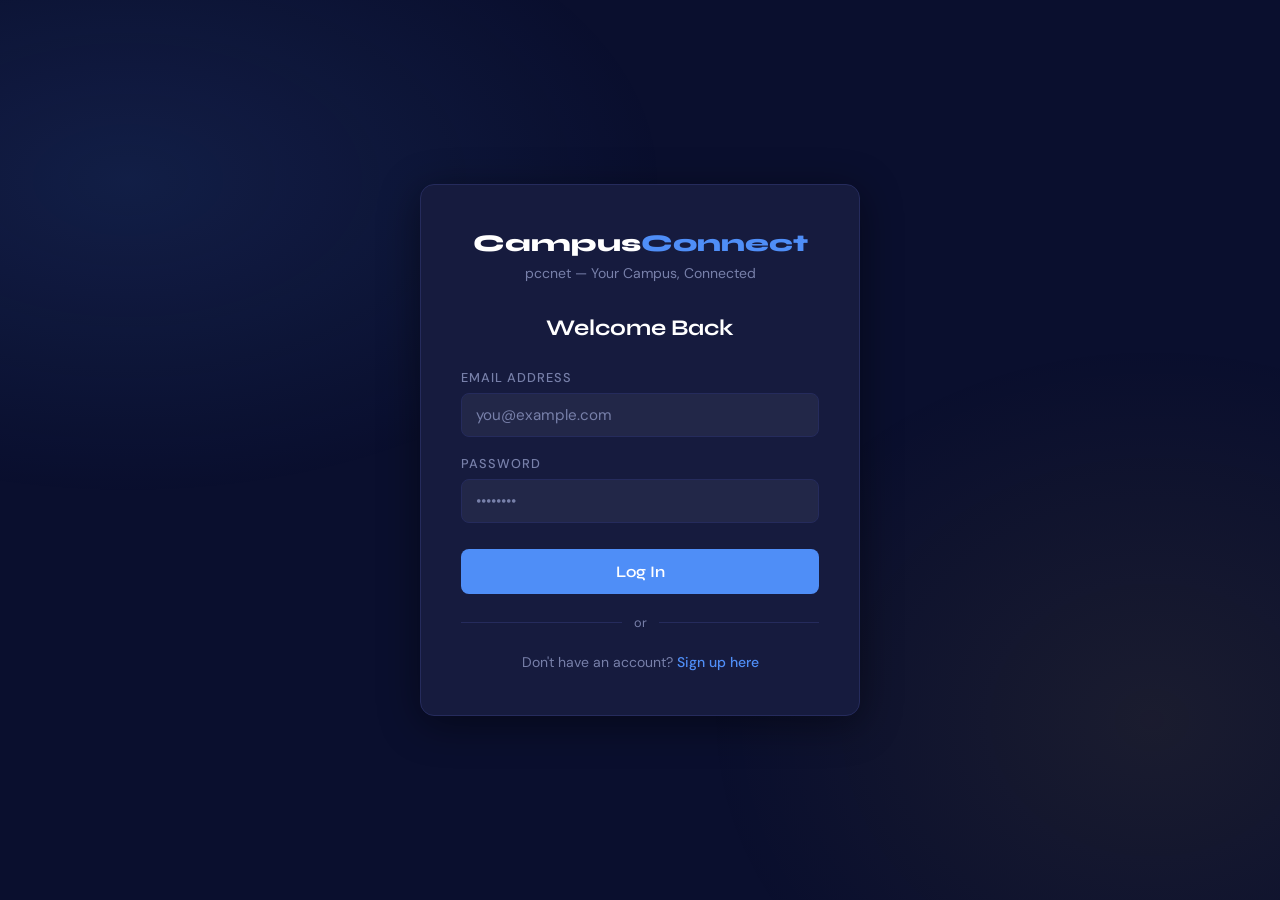
<file: campus-connect-updated/admin/index.html>
<!DOCTYPE html>
<html lang="en">
<head>
  <meta charset="UTF-8"/>
  <meta name="viewport" content="width=device-width, initial-scale=1.0"/>
  <title>Admin Panel — Campus Connect</title>
  <link rel="preconnect" href="https://fonts.googleapis.com"/>
  <link rel="preconnect" href="https://fonts.gstatic.com" crossorigin/>
  <link href="https://fonts.googleapis.com/css2?family=Syne:wght@400;600;700;800&family=DM+Sans:wght@300;400;500&display=swap" rel="stylesheet"/>
  <link rel="stylesheet" href="admin.css"/>
</head>
<body>

  <!-- ── SIDEBAR ───────────────────────────────── -->
  <aside class="sidebar" id="sidebar">
    <div class="sidebar-logo">
      <div class="logo-icon">CC</div>
      <div>
        <div class="logo-title">CampusConnect</div>
        <div class="logo-sub">Admin Panel</div>
      </div>
    </div>

    <nav class="sidebar-nav">
      <a href="#" class="nav-item active" data-section="dashboard">
        <svg width="18" height="18" fill="none" stroke="currentColor" stroke-width="2" viewBox="0 0 24 24">
          <rect x="3" y="3" width="7" height="7"/><rect x="14" y="3" width="7" height="7"/>
          <rect x="14" y="14" width="7" height="7"/><rect x="3" y="14" width="7" height="7"/>
        </svg>
        Dashboard
      </a>
      <a href="#" class="nav-item" data-section="events">
        <svg width="18" height="18" fill="none" stroke="currentColor" stroke-width="2" viewBox="0 0 24 24">
          <rect x="3" y="4" width="18" height="18" rx="2"/>
          <line x1="16" y1="2" x2="16" y2="6"/><line x1="8" y1="2" x2="8" y2="6"/>
          <line x1="3" y1="10" x2="21" y2="10"/>
        </svg>
        Events
      </a>
      <a href="#" class="nav-item" data-section="contacts">
        <svg width="18" height="18" fill="none" stroke="currentColor" stroke-width="2" viewBox="0 0 24 24">
          <path d="M17 21v-2a4 4 0 00-4-4H5a4 4 0 00-4 4v2"/>
          <circle cx="9" cy="7" r="4"/>
          <path d="M23 21v-2a4 4 0 00-3-3.87"/><path d="M16 3.13a4 4 0 010 7.75"/>
        </svg>
        Contacts
      </a>
    </nav>

    <a href="../index.html" class="back-btn" target="_blank">
      <svg width="15" height="15" fill="none" stroke="currentColor" stroke-width="2" viewBox="0 0 24 24">
        <path d="M10 19l-7-7m0 0l7-7m-7 7h18"/>
      </svg>
      Back to Website
    </a>
  </aside>

  <!-- ── MAIN CONTENT ──────────────────────────── -->
  <main class="main-content">

    <!-- Top Bar -->
    <header class="topbar">
      <button class="sidebar-toggle" id="sidebar-toggle">
        <span></span><span></span><span></span>
      </button>
      <div class="topbar-title" id="topbar-title">Dashboard</div>
      <div class="topbar-badge">Admin</div>
      <button id="admin-logout-btn" onclick="adminLogout()" style="
        margin-left:12px; background:rgba(239,68,68,.15);
        border:1px solid rgba(239,68,68,.3); color:#fca5a5;
        border-radius:6px; padding:5px 13px; cursor:pointer;
        font-size:.82rem; font-weight:600; font-family:'DM Sans',sans-serif;
      ">Log Out</button>
    </header>

    <!-- ══ DASHBOARD ══ -->
    <section class="section active" id="section-dashboard">
      <div class="stats-row">
        <div class="stat-card">
          <div class="stat-icon events-icon">
            <svg width="22" height="22" fill="none" stroke="currentColor" stroke-width="2" viewBox="0 0 24 24">
              <rect x="3" y="4" width="18" height="18" rx="2"/>
              <line x1="16" y1="2" x2="16" y2="6"/><line x1="8" y1="2" x2="8" y2="6"/>
              <line x1="3" y1="10" x2="21" y2="10"/>
            </svg>
          </div>
          <div class="stat-info">
            <div class="stat-num" id="stat-events">0</div>
            <div class="stat-label">Total Events</div>
          </div>
        </div>
        <div class="stat-card">
          <div class="stat-icon contacts-icon">
            <svg width="22" height="22" fill="none" stroke="currentColor" stroke-width="2" viewBox="0 0 24 24">
              <path d="M17 21v-2a4 4 0 00-4-4H5a4 4 0 00-4 4v2"/>
              <circle cx="9" cy="7" r="4"/>
            </svg>
          </div>
          <div class="stat-info">
            <div class="stat-num" id="stat-contacts">0</div>
            <div class="stat-label">Program Heads</div>
          </div>
        </div>
        <div class="stat-card">
          <div class="stat-icon programs-icon">
            <svg width="22" height="22" fill="none" stroke="currentColor" stroke-width="2" viewBox="0 0 24 24">
              <path d="M22 10v6M2 10l10-5 10 5-10 5z"/>
              <path d="M6 12v5c3 3 9 3 12 0v-5"/>
            </svg>
          </div>
          <div class="stat-info">
            <div class="stat-num" id="stat-programs">5</div>
            <div class="stat-label">Active Programs</div>
          </div>
        </div>
        <div class="stat-card">
          <div class="stat-icon users-icon">
            <svg width="22" height="22" fill="none" stroke="currentColor" stroke-width="2" viewBox="0 0 24 24">
              <path d="M17 21v-2a4 4 0 00-4-4H5a4 4 0 00-4 4v2"/>
              <circle cx="9" cy="7" r="4"/>
              <path d="M23 21v-2a4 4 0 00-3-3.87"/>
              <path d="M16 3.13a4 4 0 010 7.75"/>
            </svg>
          </div>
          <div class="stat-info">
            <div class="stat-num" id="stat-total-users">—</div>
            <div class="stat-label">Total Students</div>
          </div>
        </div>
        <div class="stat-card">
          <div class="stat-icon active-icon">
            <svg width="22" height="22" fill="none" stroke="currentColor" stroke-width="2" viewBox="0 0 24 24">
              <circle cx="12" cy="12" r="10"/>
              <polyline points="12 6 12 12 16 14"/>
            </svg>
          </div>
          <div class="stat-info">
            <div class="stat-num" id="stat-active-users">—</div>
            <div class="stat-label">Active Now <span style="font-size:.65rem;opacity:.6">(15 min)</span></div>
          </div>
        </div>
      </div>

      <div class="quick-actions">
        <h2 class="section-title">Quick Actions</h2>
        <div class="qa-grid">
          <button class="qa-card" data-goto="events">
            <div class="qa-icon">📅</div>
            <h3>Manage Events</h3>
            <p>Add, edit, or delete campus events</p>
          </button>
          <button class="qa-card" data-goto="contacts">
            <div class="qa-icon">👥</div>
            <h3>Manage Contacts</h3>
            <p>Update program head information</p>
          </button>
        </div>
      </div>

      <div class="recent-box">
        <h2 class="section-title">Recent Events</h2>
        <div id="dashboard-events-list"></div>
      </div>

      <!-- ── Recent Registered Users ── -->
      <div class="recent-box" style="margin-top:24px">
        <div style="display:flex;align-items:center;justify-content:space-between;margin-bottom:16px">
          <h2 class="section-title" style="margin:0">Recently Registered Students</h2>
          <span id="user-refresh-badge" style="font-size:.75rem;color:var(--muted)">Auto-refreshes every 30s</span>
        </div>
        <div class="admin-table-wrap">
          <table class="admin-table" id="recent-users-table">
            <thead>
              <tr>
                <th>#</th>
                <th>Name</th>
                <th>Email</th>
                <th>Strand</th>
                <th>Registered</th>
                <th>Last Seen</th>
                <th>Status</th>
              </tr>
            </thead>
            <tbody id="recent-users-tbody">
              <tr><td colspan="7" style="text-align:center;color:var(--muted);padding:24px">Loading…</td></tr>
            </tbody>
          </table>
        </div>
      </div>

      <!-- ── Activity Log ── -->
      <div class="recent-box" style="margin-top:24px">
        <h2 class="section-title" style="margin-bottom:16px">Recent Activity Log</h2>
        <div id="activity-log-list">
          <p style="color:var(--muted);font-size:.875rem">Loading…</p>
        </div>
      </div>
    </section>

    <!-- ══ USERS ══ -->
    <section class="section" id="section-users">
      <div class="section-header-row">
        <h2 class="section-title">Registered Students</h2>
        <div style="display:flex;align-items:center;gap:10px">
          <span id="users-count-badge" style="background:rgba(79,142,247,.14);border:1px solid rgba(79,142,247,.3);color:var(--accent);padding:4px 12px;border-radius:50px;font-size:.8rem;font-weight:600"></span>
          <span id="active-count-badge" style="background:rgba(34,197,94,.12);border:1px solid rgba(34,197,94,.3);color:#86efac;padding:4px 12px;border-radius:50px;font-size:.8rem;font-weight:600"></span>
        </div>
      </div>
      <div class="admin-table-wrap">
        <table class="admin-table" id="all-users-table">
          <thead>
            <tr>
              <th>#</th>
              <th>Name</th>
              <th>Email</th>
              <th>Strand</th>
              <th>Registered</th>
              <th>Last Seen</th>
              <th>Status</th>
            </tr>
          </thead>
          <tbody id="all-users-tbody">
            <tr><td colspan="7" style="text-align:center;color:var(--muted);padding:24px">Loading…</td></tr>
          </tbody>
        </table>
      </div>
    </section>

    <!-- ══ EVENTS ══ -->
    <section class="section" id="section-events">
      <div class="section-header-row">
        <h2 class="section-title">Manage Events</h2>
        <button class="btn-add" id="btn-add-event">
          <svg width="14" height="14" fill="none" stroke="currentColor" stroke-width="2.5" viewBox="0 0 24 24">
            <line x1="12" y1="5" x2="12" y2="19"/><line x1="5" y1="12" x2="19" y2="12"/>
          </svg>
          Add Event
        </button>
      </div>
      <div class="admin-table-wrap">
        <table class="admin-table" id="events-table">
          <thead>
            <tr>
              <th>Title</th>
              <th>Date</th>
              <th>Time</th>
              <th>Venue</th>
              <th>Type</th>
              <th>Actions</th>
            </tr>
          </thead>
          <tbody id="events-tbody"></tbody>
        </table>
      </div>
    </section>

    <!-- ══ CONTACTS ══ -->
    <section class="section" id="section-contacts">
      <div class="section-header-row">
        <h2 class="section-title">Manage Contacts</h2>
        <button class="btn-add" id="btn-add-contact">
          <svg width="14" height="14" fill="none" stroke="currentColor" stroke-width="2.5" viewBox="0 0 24 24">
            <line x1="12" y1="5" x2="12" y2="19"/><line x1="5" y1="12" x2="19" y2="12"/>
          </svg>
          Add Contact
        </button>
      </div>
      <div class="admin-table-wrap">
        <table class="admin-table" id="contacts-table">
          <thead>
            <tr>
              <th>Name</th>
              <th>Department</th>
              <th>Email</th>
              <th>Phone</th>
              <th>Room</th>
              <th>Actions</th>
            </tr>
          </thead>
          <tbody id="contacts-tbody"></tbody>
        </table>
      </div>
    </section>

  </main>

  <!-- ══ MODAL OVERLAY ══ -->
  <div class="modal-overlay" id="modal-overlay">
    <div class="modal" id="modal">
      <div class="modal-header">
        <h3 id="modal-title">Edit Event</h3>
        <button class="modal-close" id="modal-close">
          <svg width="16" height="16" fill="none" stroke="currentColor" stroke-width="2.5" viewBox="0 0 24 24">
            <line x1="18" y1="6" x2="6" y2="18"/><line x1="6" y1="6" x2="18" y2="18"/>
          </svg>
        </button>
      </div>
      <form id="modal-form"></form>
      <div class="modal-footer">
        <button class="btn-cancel" id="modal-cancel">Cancel</button>
        <button class="btn-save" id="modal-save">Save Changes</button>
      </div>
    </div>
  </div>

  <!-- ══ TOAST ══ -->
  <div class="toast" id="toast"></div>

  <!-- Admin guard -->
  <script>
    (function() {
      var raw = localStorage.getItem('cc_user');
      var user = null;
      try { user = raw ? JSON.parse(raw) : null; } catch(e) {}
      if (!user || user.role !== 'admin') {
        window.location.href = '../login.html';
      }
    })();
    function adminLogout() {
      localStorage.removeItem('cc_user');
      fetch('../php/logout.php').finally(function() {
        window.location.href = '../login.html';
      });
    }
  </script>
  <!-- Scripts -->
  <script src="../js/data.js"></script>
  <script src="../js/storage.js"></script>
  <script src="admin.js"></script>

</body>
</html>
</file>
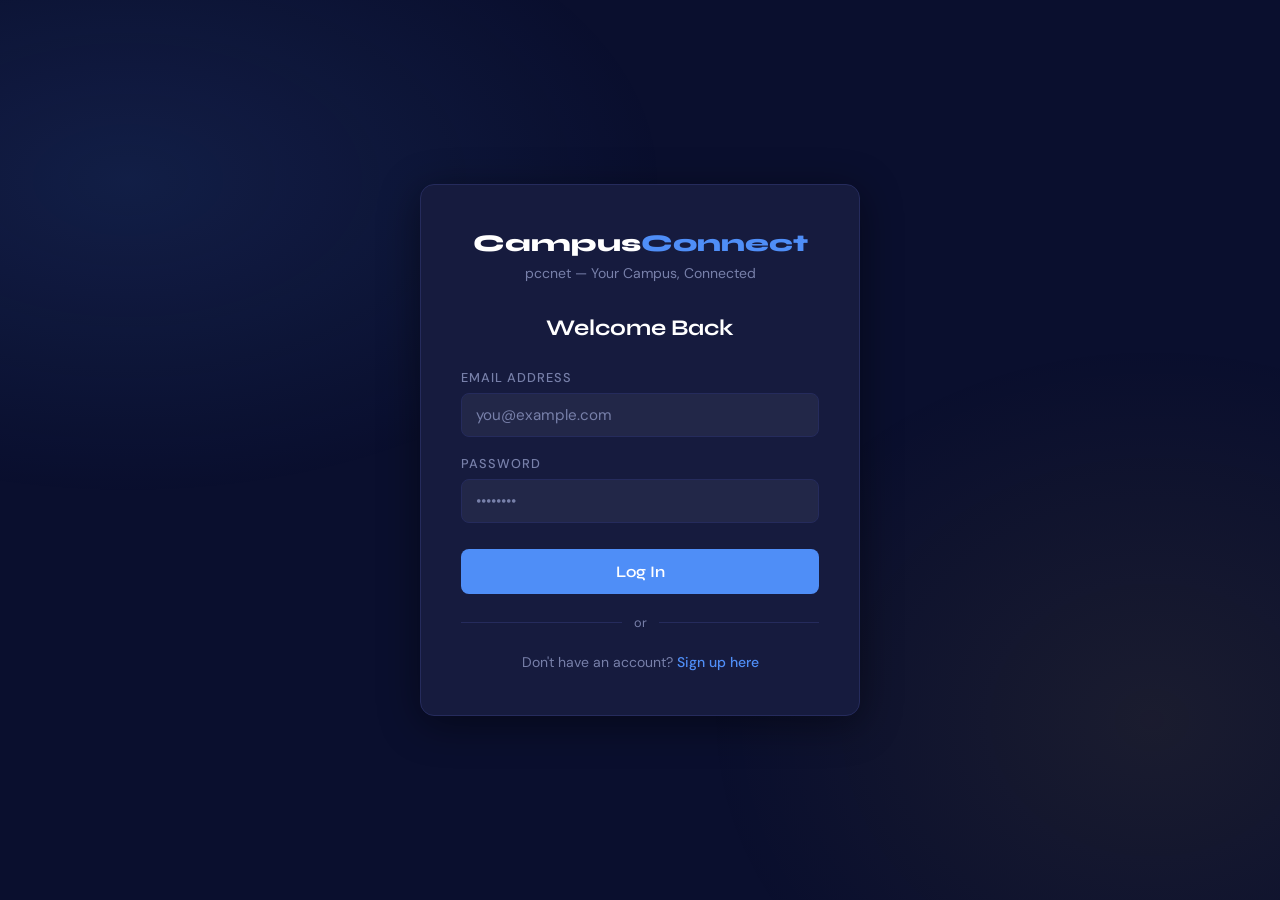
<file: campus-connect/admin/index.html>
<!DOCTYPE html>
<html lang="en">
<head>
  <meta charset="UTF-8"/>
  <meta name="viewport" content="width=device-width, initial-scale=1.0"/>
  <title>Admin Panel — Campus Connect</title>
  <link rel="preconnect" href="https://fonts.googleapis.com"/>
  <link rel="preconnect" href="https://fonts.gstatic.com" crossorigin/>
  <link href="https://fonts.googleapis.com/css2?family=Syne:wght@400;600;700;800&family=DM+Sans:wght@300;400;500&display=swap" rel="stylesheet"/>
  <link rel="stylesheet" href="admin.css"/>
</head>
<body>

  <!-- ── SIDEBAR ───────────────────────────────── -->
  <aside class="sidebar" id="sidebar">
    <div class="sidebar-logo">
      <div class="logo-icon">CC</div>
      <div>
        <div class="logo-title">CampusConnect</div>
        <div class="logo-sub">Admin Panel</div>
      </div>
    </div>

    <nav class="sidebar-nav">
      <a href="#" class="nav-item active" data-section="dashboard">
        <svg width="18" height="18" fill="none" stroke="currentColor" stroke-width="2" viewBox="0 0 24 24">
          <rect x="3" y="3" width="7" height="7"/><rect x="14" y="3" width="7" height="7"/>
          <rect x="14" y="14" width="7" height="7"/><rect x="3" y="14" width="7" height="7"/>
        </svg>
        Dashboard
      </a>
      <a href="#" class="nav-item" data-section="events">
        <svg width="18" height="18" fill="none" stroke="currentColor" stroke-width="2" viewBox="0 0 24 24">
          <rect x="3" y="4" width="18" height="18" rx="2"/>
          <line x1="16" y1="2" x2="16" y2="6"/><line x1="8" y1="2" x2="8" y2="6"/>
          <line x1="3" y1="10" x2="21" y2="10"/>
        </svg>
        Events
      </a>
      <a href="#" class="nav-item" data-section="contacts">
        <svg width="18" height="18" fill="none" stroke="currentColor" stroke-width="2" viewBox="0 0 24 24">
          <path d="M17 21v-2a4 4 0 00-4-4H5a4 4 0 00-4 4v2"/>
          <circle cx="9" cy="7" r="4"/>
          <path d="M23 21v-2a4 4 0 00-3-3.87"/><path d="M16 3.13a4 4 0 010 7.75"/>
        </svg>
        Contacts
      </a>
    </nav>

    <a href="../index.html" class="back-btn" target="_blank">
      <svg width="15" height="15" fill="none" stroke="currentColor" stroke-width="2" viewBox="0 0 24 24">
        <path d="M10 19l-7-7m0 0l7-7m-7 7h18"/>
      </svg>
      Back to Website
    </a>
  </aside>

  <!-- ── MAIN CONTENT ──────────────────────────── -->
  <main class="main-content">

    <!-- Top Bar -->
    <header class="topbar">
      <button class="sidebar-toggle" id="sidebar-toggle">
        <span></span><span></span><span></span>
      </button>
      <div class="topbar-title" id="topbar-title">Dashboard</div>
      <div class="topbar-badge">Admin</div>
      <button id="admin-logout-btn" onclick="adminLogout()" style="
        margin-left:12px; background:rgba(239,68,68,.15);
        border:1px solid rgba(239,68,68,.3); color:#fca5a5;
        border-radius:6px; padding:5px 13px; cursor:pointer;
        font-size:.82rem; font-weight:600; font-family:'DM Sans',sans-serif;
      ">Log Out</button>
    </header>

    <!-- ══ DASHBOARD ══ -->
    <section class="section active" id="section-dashboard">
      <div class="stats-row">
        <div class="stat-card">
          <div class="stat-icon events-icon">
            <svg width="22" height="22" fill="none" stroke="currentColor" stroke-width="2" viewBox="0 0 24 24">
              <rect x="3" y="4" width="18" height="18" rx="2"/>
              <line x1="16" y1="2" x2="16" y2="6"/><line x1="8" y1="2" x2="8" y2="6"/>
              <line x1="3" y1="10" x2="21" y2="10"/>
            </svg>
          </div>
          <div class="stat-info">
            <div class="stat-num" id="stat-events">0</div>
            <div class="stat-label">Total Events</div>
          </div>
        </div>
        <div class="stat-card">
          <div class="stat-icon contacts-icon">
            <svg width="22" height="22" fill="none" stroke="currentColor" stroke-width="2" viewBox="0 0 24 24">
              <path d="M17 21v-2a4 4 0 00-4-4H5a4 4 0 00-4 4v2"/>
              <circle cx="9" cy="7" r="4"/>
            </svg>
          </div>
          <div class="stat-info">
            <div class="stat-num" id="stat-contacts">0</div>
            <div class="stat-label">Program Heads</div>
          </div>
        </div>
        <div class="stat-card">
          <div class="stat-icon programs-icon">
            <svg width="22" height="22" fill="none" stroke="currentColor" stroke-width="2" viewBox="0 0 24 24">
              <path d="M22 10v6M2 10l10-5 10 5-10 5z"/>
              <path d="M6 12v5c3 3 9 3 12 0v-5"/>
            </svg>
          </div>
          <div class="stat-info">
            <div class="stat-num" id="stat-programs">5</div>
            <div class="stat-label">Active Programs</div>
          </div>
        </div>
      </div>

      <div class="quick-actions">
        <h2 class="section-title">Quick Actions</h2>
        <div class="qa-grid">
          <button class="qa-card" data-goto="events">
            <div class="qa-icon">📅</div>
            <h3>Manage Events</h3>
            <p>Add, edit, or delete campus events</p>
          </button>
          <button class="qa-card" data-goto="contacts">
            <div class="qa-icon">👥</div>
            <h3>Manage Contacts</h3>
            <p>Update program head information</p>
          </button>
        </div>
      </div>

      <div class="recent-box">
        <h2 class="section-title">Recent Events</h2>
        <div id="dashboard-events-list"></div>
      </div>
    </section>

    <!-- ══ EVENTS ══ -->
    <section class="section" id="section-events">
      <div class="section-header-row">
        <h2 class="section-title">Manage Events</h2>
        <button class="btn-add" id="btn-add-event">
          <svg width="14" height="14" fill="none" stroke="currentColor" stroke-width="2.5" viewBox="0 0 24 24">
            <line x1="12" y1="5" x2="12" y2="19"/><line x1="5" y1="12" x2="19" y2="12"/>
          </svg>
          Add Event
        </button>
      </div>
      <div class="admin-table-wrap">
        <table class="admin-table" id="events-table">
          <thead>
            <tr>
              <th>Title</th>
              <th>Date</th>
              <th>Time</th>
              <th>Venue</th>
              <th>Type</th>
              <th>Actions</th>
            </tr>
          </thead>
          <tbody id="events-tbody"></tbody>
        </table>
      </div>
    </section>

    <!-- ══ CONTACTS ══ -->
    <section class="section" id="section-contacts">
      <div class="section-header-row">
        <h2 class="section-title">Manage Contacts</h2>
        <button class="btn-add" id="btn-add-contact">
          <svg width="14" height="14" fill="none" stroke="currentColor" stroke-width="2.5" viewBox="0 0 24 24">
            <line x1="12" y1="5" x2="12" y2="19"/><line x1="5" y1="12" x2="19" y2="12"/>
          </svg>
          Add Contact
        </button>
      </div>
      <div class="admin-table-wrap">
        <table class="admin-table" id="contacts-table">
          <thead>
            <tr>
              <th>Name</th>
              <th>Department</th>
              <th>Email</th>
              <th>Phone</th>
              <th>Room</th>
              <th>Actions</th>
            </tr>
          </thead>
          <tbody id="contacts-tbody"></tbody>
        </table>
      </div>
    </section>

  </main>

  <!-- ══ MODAL OVERLAY ══ -->
  <div class="modal-overlay" id="modal-overlay">
    <div class="modal" id="modal">
      <div class="modal-header">
        <h3 id="modal-title">Edit Event</h3>
        <button class="modal-close" id="modal-close">
          <svg width="16" height="16" fill="none" stroke="currentColor" stroke-width="2.5" viewBox="0 0 24 24">
            <line x1="18" y1="6" x2="6" y2="18"/><line x1="6" y1="6" x2="18" y2="18"/>
          </svg>
        </button>
      </div>
      <form id="modal-form"></form>
      <div class="modal-footer">
        <button class="btn-cancel" id="modal-cancel">Cancel</button>
        <button class="btn-save" id="modal-save">Save Changes</button>
      </div>
    </div>
  </div>

  <!-- ══ TOAST ══ -->
  <div class="toast" id="toast"></div>

  <!-- Admin guard -->
  <script>
    (function() {
      var raw = localStorage.getItem('cc_user');
      var user = null;
      try { user = raw ? JSON.parse(raw) : null; } catch(e) {}
      if (!user || user.role !== 'admin') {
        window.location.href = '../login.html';
      }
    })();
    function adminLogout() {
      localStorage.removeItem('cc_user');
      fetch('../php/logout.php').finally(function() {
        window.location.href = '../login.html';
      });
    }
  </script>
  <!-- Scripts -->
  <script src="../js/data.js"></script>
  <script src="../js/storage.js"></script>
  <script src="admin.js"></script>

</body>
</html>
</file>
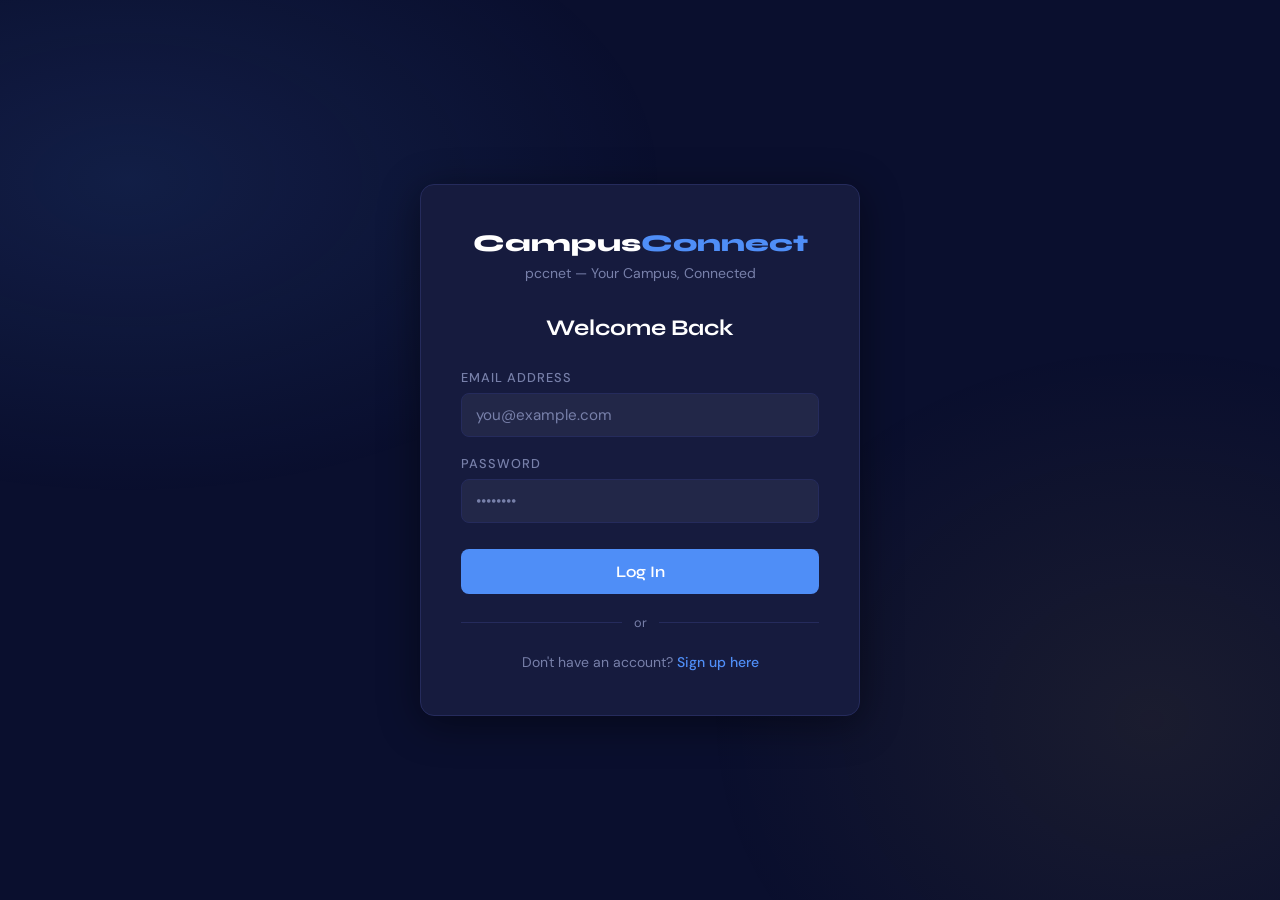
<file: campus-connect-updated/login.html>
<!DOCTYPE html>
<html lang="en">
<head>
  <meta charset="UTF-8" />
  <meta name="viewport" content="width=device-width, initial-scale=1.0" />
  <title>Login — Campus Connect</title>
  <link rel="preconnect" href="https://fonts.googleapis.com" />
  <link rel="preconnect" href="https://fonts.gstatic.com" crossorigin />
  <link href="https://fonts.googleapis.com/css2?family=Syne:wght@400;600;700;800&family=DM+Sans:ital,wght@0,300;0,400;0,500;1,300&display=swap" rel="stylesheet" />
  <link rel="stylesheet" href="css/styles.css" />
  <style>
    /* ── Auth Page Layout ───────────────────────────────── */
    .auth-wrapper {
      min-height: 100vh;
      display: flex;
      align-items: center;
      justify-content: center;
      padding: 40px 20px;
      position: relative;
      z-index: 1;
    }
    .auth-card {
      background: var(--card);
      border: 1px solid var(--border);
      border-radius: var(--radius);
      box-shadow: var(--shadow);
      width: 100%;
      max-width: 440px;
      padding: 44px 40px;
      animation: fadeUp .5s ease both;
    }
    @keyframes fadeUp {
      from { opacity: 0; transform: translateY(20px); }
      to   { opacity: 1; transform: translateY(0); }
    }
    .auth-logo {
      font-family: 'Syne', sans-serif;
      font-size: 1.5rem;
      font-weight: 800;
      color: var(--white);
      text-align: center;
      margin-bottom: 6px;
      text-decoration: none;
      display: block;
    }
    .auth-logo span { color: var(--accent); }
    .auth-subtitle {
      text-align: center;
      color: var(--muted);
      font-size: .875rem;
      margin-bottom: 32px;
    }
    .auth-title {
      font-family: 'Syne', sans-serif;
      font-size: 1.4rem;
      font-weight: 700;
      color: var(--white);
      text-align: center;
      margin-bottom: 28px;
    }
    .form-group {
      margin-bottom: 18px;
    }
    .form-group label {
      display: block;
      font-size: .8rem;
      font-weight: 500;
      color: var(--muted);
      text-transform: uppercase;
      letter-spacing: .08em;
      margin-bottom: 7px;
    }
    .form-group input {
      width: 100%;
      background: rgba(255,255,255,.05);
      border: 1px solid var(--border);
      border-radius: 8px;
      padding: 11px 14px;
      color: var(--text);
      font-size: .95rem;
      font-family: 'DM Sans', sans-serif;
      transition: border-color .25s, box-shadow .25s;
      outline: none;
    }
    .form-group input:focus {
      border-color: var(--accent);
      box-shadow: 0 0 0 3px rgba(79,142,247,.15);
    }
    .form-group input::placeholder { color: var(--muted); }
    .btn-auth {
      width: 100%;
      background: var(--accent);
      color: #fff;
      border: none;
      border-radius: 8px;
      padding: 13px;
      font-size: 1rem;
      font-weight: 600;
      font-family: 'Syne', sans-serif;
      cursor: pointer;
      margin-top: 8px;
      transition: opacity .2s, transform .2s;
    }
    .btn-auth:hover { opacity: .88; transform: translateY(-1px); }
    .btn-auth:active { transform: translateY(0); }
    .btn-auth:disabled { opacity: .5; cursor: not-allowed; transform: none; }
    .auth-switch {
      text-align: center;
      margin-top: 22px;
      font-size: .875rem;
      color: var(--muted);
    }
    .auth-switch a {
      color: var(--accent);
      text-decoration: none;
      font-weight: 500;
    }
    .auth-switch a:hover { text-decoration: underline; }
    .auth-msg {
      border-radius: 8px;
      padding: 10px 14px;
      font-size: .875rem;
      margin-bottom: 18px;
      display: none;
    }
    .auth-msg.error   { background: rgba(239,68,68,.12); border: 1px solid rgba(239,68,68,.35); color: #fca5a5; }
    .auth-msg.success { background: rgba(34,197,94,.12); border: 1px solid rgba(34,197,94,.35); color: #86efac; }
    .auth-divider {
      display: flex; align-items: center; gap: 12px;
      margin: 20px 0; color: var(--muted); font-size: .8rem;
    }
    .auth-divider::before, .auth-divider::after {
      content: ''; flex: 1; height: 1px; background: var(--border);
    }
  </style>
</head>
<body>

  <div class="auth-wrapper">
    <div class="auth-card">

      <a class="auth-logo" href="index.html">Campus<span>Connect</span></a>
      <p class="auth-subtitle">pccnet — Your Campus, Connected</p>

      <h2 class="auth-title">Welcome Back</h2>

      <div class="auth-msg" id="auth-msg"></div>

      <div class="form-group">
        <label for="email">Email Address</label>
        <input type="email" id="email" placeholder="you@example.com" autocomplete="email" />
      </div>

      <div class="form-group">
        <label for="password">Password</label>
        <input type="password" id="password" placeholder="••••••••" autocomplete="current-password" />
      </div>

      <button class="btn-auth" id="btn-login">Log In</button>

      <div class="auth-divider">or</div>

      <div class="auth-switch">
        Don't have an account? <a href="signup.html">Sign up here</a>
      </div>

    </div>
  </div>

  <script>
    // ── helpers ──────────────────────────────────────────────
    function showMsg(text, type) {
      const el = document.getElementById('auth-msg');
      el.textContent = text;
      el.className = 'auth-msg ' + type;
      el.style.display = 'block';
    }

    // ── submit ───────────────────────────────────────────────
    document.getElementById('btn-login').addEventListener('click', function () {
      const email    = document.getElementById('email').value.trim();
      const password = document.getElementById('password').value;

      if (!email || !password) {
        showMsg('Please fill in all fields.', 'error');
        return;
      }

      const btn = this;
      btn.disabled = true;
      btn.textContent = 'Logging in…';

      const fd = new FormData();
      fd.append('email',    email);
      fd.append('password', password);

      fetch('php/login.php', { method: 'POST', body: fd })
        .then(r => r.json())
        .then(data => {
          if (data.ok) {
            // Persist lightweight session info in localStorage for nav display
            localStorage.setItem('cc_user', JSON.stringify({
              name:   data.name,
              role:   data.role,
              strand: data.strand
            }));
            showMsg('Login successful! Redirecting…', 'success');
            setTimeout(() => {
              if (data.role === 'admin') {
                window.location.href = 'admin/index.html';
              } else {
                window.location.href = 'index.html';
              }
            }, 800);
          } else {
            showMsg(data.msg, 'error');
            btn.disabled = false;
            btn.textContent = 'Log In';
          }
        })
        .catch(() => {
          showMsg('Server error. Make sure XAMPP is running.', 'error');
          btn.disabled = false;
          btn.textContent = 'Log In';
        });
    });

    // Allow Enter key
    document.addEventListener('keydown', function (e) {
      if (e.key === 'Enter') document.getElementById('btn-login').click();
    });

    // Redirect if already logged in
    const ccUser = localStorage.getItem('cc_user');
    if (ccUser) {
      try {
        const u = JSON.parse(ccUser);
        if (u.role === 'admin') window.location.href = 'admin/index.html';
        else window.location.href = 'index.html';
      } catch(e) {}
    }
  </script>

</body>
</html>
</file>
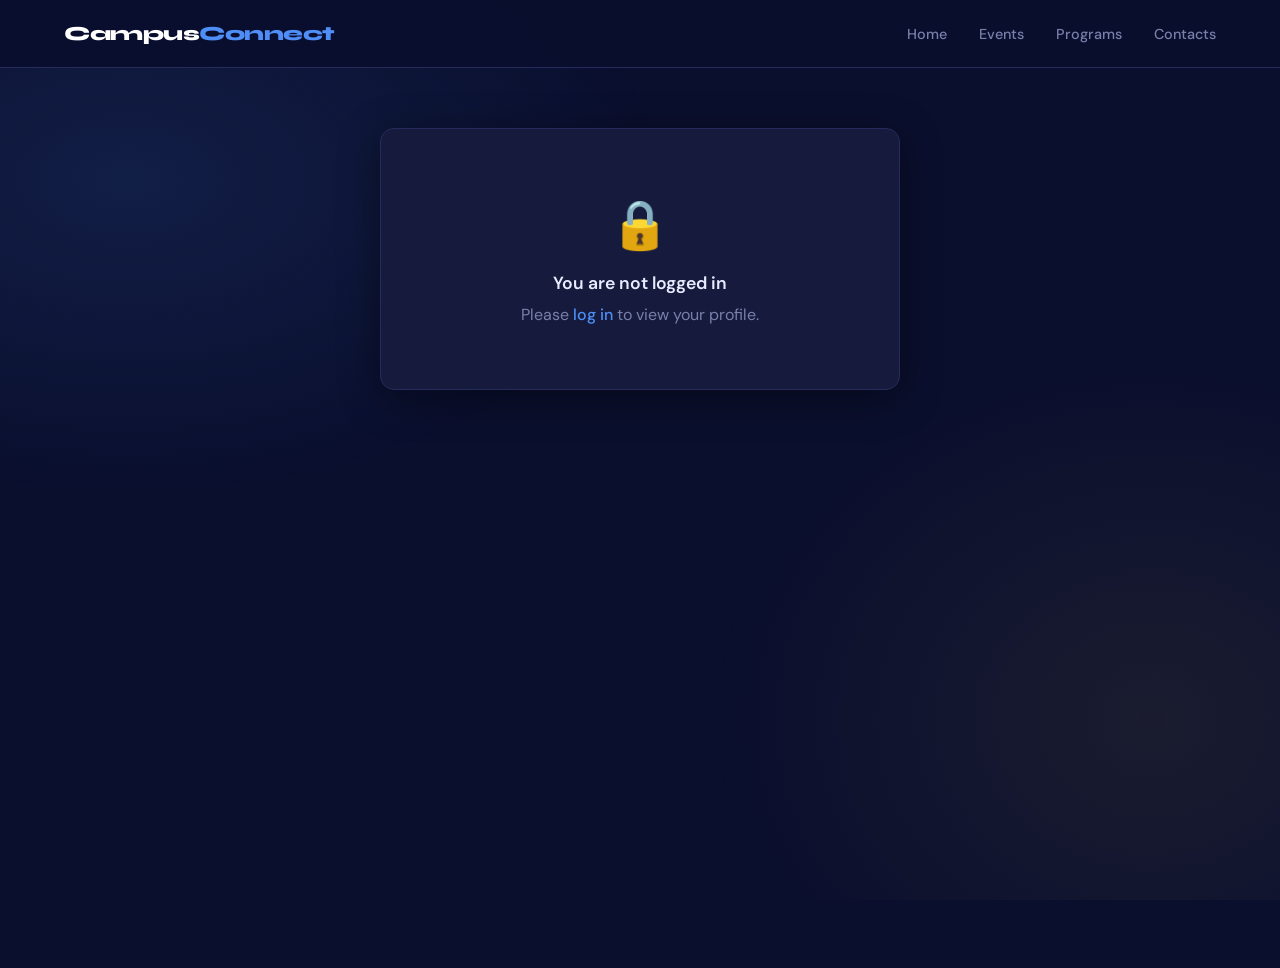
<file: campus-connect-updated/profile.html>
<!DOCTYPE html>
<html lang="en">
<head>
  <meta charset="UTF-8" />
  <meta name="viewport" content="width=device-width, initial-scale=1.0" />
  <title>My Profile — Campus Connect</title>
  <link rel="preconnect" href="https://fonts.googleapis.com" />
  <link rel="preconnect" href="https://fonts.gstatic.com" crossorigin />
  <link href="https://fonts.googleapis.com/css2?family=Syne:wght@400;600;700;800&family=DM+Sans:ital,wght@0,300;0,400;0,500;1,300&display=swap" rel="stylesheet" />
  <link rel="stylesheet" href="css/styles.css" />
  <style>
    /* ── Reuse navbar from main site ───────────────────── */
    .profile-wrapper {
      min-height: 100vh;
      display: flex;
      align-items: flex-start;
      justify-content: center;
      padding: 60px 20px 80px;
      position: relative;
      z-index: 1;
    }
    .profile-card {
      background: var(--card);
      border: 1px solid var(--border);
      border-radius: var(--radius);
      box-shadow: var(--shadow);
      width: 100%;
      max-width: 520px;
      padding: 44px 40px;
      animation: fadeUp .5s ease both;
    }
    @keyframes fadeUp {
      from { opacity: 0; transform: translateY(20px); }
      to   { opacity: 1; transform: translateY(0); }
    }
    .profile-avatar {
      width: 80px; height: 80px;
      border-radius: 50%;
      background: rgba(79,142,247,.18);
      border: 2px solid var(--accent);
      display: flex; align-items: center; justify-content: center;
      font-family: 'Syne', sans-serif; font-size: 2rem; font-weight: 700;
      color: var(--accent);
      margin: 0 auto 20px;
    }
    .profile-name {
      font-family: 'Syne', sans-serif;
      font-size: 1.5rem; font-weight: 700;
      color: var(--white); text-align: center; margin-bottom: 6px;
    }
    .profile-email {
      text-align: center; color: var(--muted); font-size: .9rem;
      margin-bottom: 28px;
    }
    .profile-badge {
      display: inline-flex; align-items: center; gap: 6px;
      padding: 4px 14px; border-radius: 50px;
      font-size: .78rem; font-weight: 600; letter-spacing: .06em;
      text-transform: uppercase;
    }
    .badge-admin   { background: rgba(245,200,66,.14); border: 1px solid rgba(245,200,66,.35); color: var(--gold); }
    .badge-student { background: rgba(79,142,247,.14); border: 1px solid rgba(79,142,247,.35); color: var(--accent); }
    .badge-wrap { text-align: center; margin-bottom: 32px; }

    .profile-divider {
      height: 1px; background: var(--border); margin: 24px 0;
    }
    .profile-field {
      margin-bottom: 18px;
    }
    .profile-field-label {
      font-size: .75rem; font-weight: 500; color: var(--muted);
      text-transform: uppercase; letter-spacing: .1em; margin-bottom: 5px;
    }
    .profile-field-value {
      font-size: 1rem; color: var(--text); font-weight: 400;
    }
    .profile-actions {
      display: flex; gap: 12px; margin-top: 32px;
    }
    .btn-profile {
      flex: 1; padding: 11px; border-radius: 8px;
      font-size: .9rem; font-weight: 600;
      font-family: 'Syne', sans-serif; cursor: pointer;
      transition: opacity .2s, transform .2s; border: none;
      text-align: center; text-decoration: none; display: inline-block;
    }
    .btn-profile:hover { opacity: .85; transform: translateY(-1px); }
    .btn-home    { background: var(--accent); color: #fff; }
    .btn-logout  { background: rgba(239,68,68,.15); border: 1px solid rgba(239,68,68,.35); color: #fca5a5; }
    .btn-admin   { background: rgba(245,200,66,.14); border: 1px solid rgba(245,200,66,.35); color: var(--gold); }
    .loading-text { text-align: center; color: var(--muted); padding: 40px 0; }
    .not-logged {
      text-align: center; color: var(--muted); padding: 20px 0;
    }
    .not-logged a { color: var(--accent); text-decoration: none; font-weight: 500; }
  </style>
</head>
<body>

  <!-- NAVBAR (same as main site) -->
  <nav id="main-nav">
    <a class="nav-logo" href="index.html">Campus<span>Connect</span></a>
    <ul class="nav-links">
      <li><a href="index.html">Home</a></li>
      <li><a href="module1-events.html">Events</a></li>
      <li><a href="module2-programs.html">Programs</a></li>
      <li><a href="module3-contacts.html">Contacts</a></li>
    </ul>
  </nav>

  <div class="profile-wrapper">
    <div class="profile-card" id="profile-card">
      <p class="loading-text">Loading profile…</p>
    </div>
  </div>

  <script>
    // ── Render helpers ────────────────────────────────────────
    function initials(name) {
      return name.split(' ').map(w => w[0]).join('').slice(0, 2).toUpperCase();
    }

    function renderProfile(user) {
      const isAdmin = user.role === 'admin';
      const badgeClass = isAdmin ? 'badge-admin' : 'badge-student';
      const badgeLabel = isAdmin ? '⭐ Admin' : '🎓 Student';
      const joined = new Date(user.created_at).toLocaleDateString('en-PH', {
        year: 'numeric', month: 'long', day: 'numeric'
      });

      const adminBtn = isAdmin
        ? `<a class="btn-profile btn-admin" href="admin/index.html">Go to Admin Panel</a>`
        : '';

      document.getElementById('profile-card').innerHTML = `
        <div class="profile-avatar">${initials(user.name)}</div>
        <div class="profile-name">${user.name}</div>
        <div class="profile-email">${user.email}</div>
        <div class="badge-wrap">
          <span class="profile-badge ${badgeClass}">${badgeLabel}</span>
        </div>
        <div class="profile-divider"></div>
        <div class="profile-field">
          <div class="profile-field-label">Full Name</div>
          <div class="profile-field-value">${user.name}</div>
        </div>
        <div class="profile-field">
          <div class="profile-field-label">Email Address</div>
          <div class="profile-field-value">${user.email}</div>
        </div>
        <div class="profile-field">
          <div class="profile-field-label">Strand / Program</div>
          <div class="profile-field-value">${user.strand || '—'}</div>
        </div>
        <div class="profile-field">
          <div class="profile-field-label">Account Type</div>
          <div class="profile-field-value">${isAdmin ? 'Administrator' : 'Student'}</div>
        </div>
        <div class="profile-field">
          <div class="profile-field-label">Member Since</div>
          <div class="profile-field-value">${joined}</div>
        </div>
        <div class="profile-actions">
          <a class="btn-profile btn-home" href="index.html">← Back to Home</a>
          ${adminBtn}
          <button class="btn-profile btn-logout" onclick="logout()">Log Out</button>
        </div>
      `;
    }

    function renderNotLogged() {
      document.getElementById('profile-card').innerHTML = `
        <div class="not-logged">
          <p style="font-size:3rem;margin-bottom:16px">🔒</p>
          <p style="color:var(--text);font-size:1.1rem;font-weight:600;margin-bottom:10px">
            You are not logged in
          </p>
          <p>Please <a href="login.html">log in</a> to view your profile.</p>
        </div>
      `;
    }

    function logout() {
      localStorage.removeItem('cc_user');
      // Also hit PHP to clear server session
      fetch('php/logout.php').finally(() => {
        window.location.href = 'login.html';
      });
    }

    // ── Boot ─────────────────────────────────────────────────
    // First try local cache (fast display), then verify with server
    const cached = localStorage.getItem('cc_user');
    if (cached) {
      try {
        const u = JSON.parse(cached);
        // Show basic cached data immediately
        renderProfile({
          name:       u.name,
          email:      '(loading…)',
          strand:     u.strand,
          role:       u.role,
          created_at: new Date().toISOString()
        });
      } catch(e) {}
    }

    // Fetch full profile from PHP / session
    fetch('php/profile.php')
      .then(r => r.json())
      .then(data => {
        if (data.ok) {
          // Refresh cache
          localStorage.setItem('cc_user', JSON.stringify({
            name:   data.user.name,
            role:   data.user.role,
            strand: data.user.strand
          }));
          renderProfile(data.user);
        } else {
          if (!cached) renderNotLogged();
        }
      })
      .catch(() => {
        // XAMPP might not be running — show cached data or not-logged
        if (!cached) renderNotLogged();
      });
  </script>

</body>
</html>
</file>
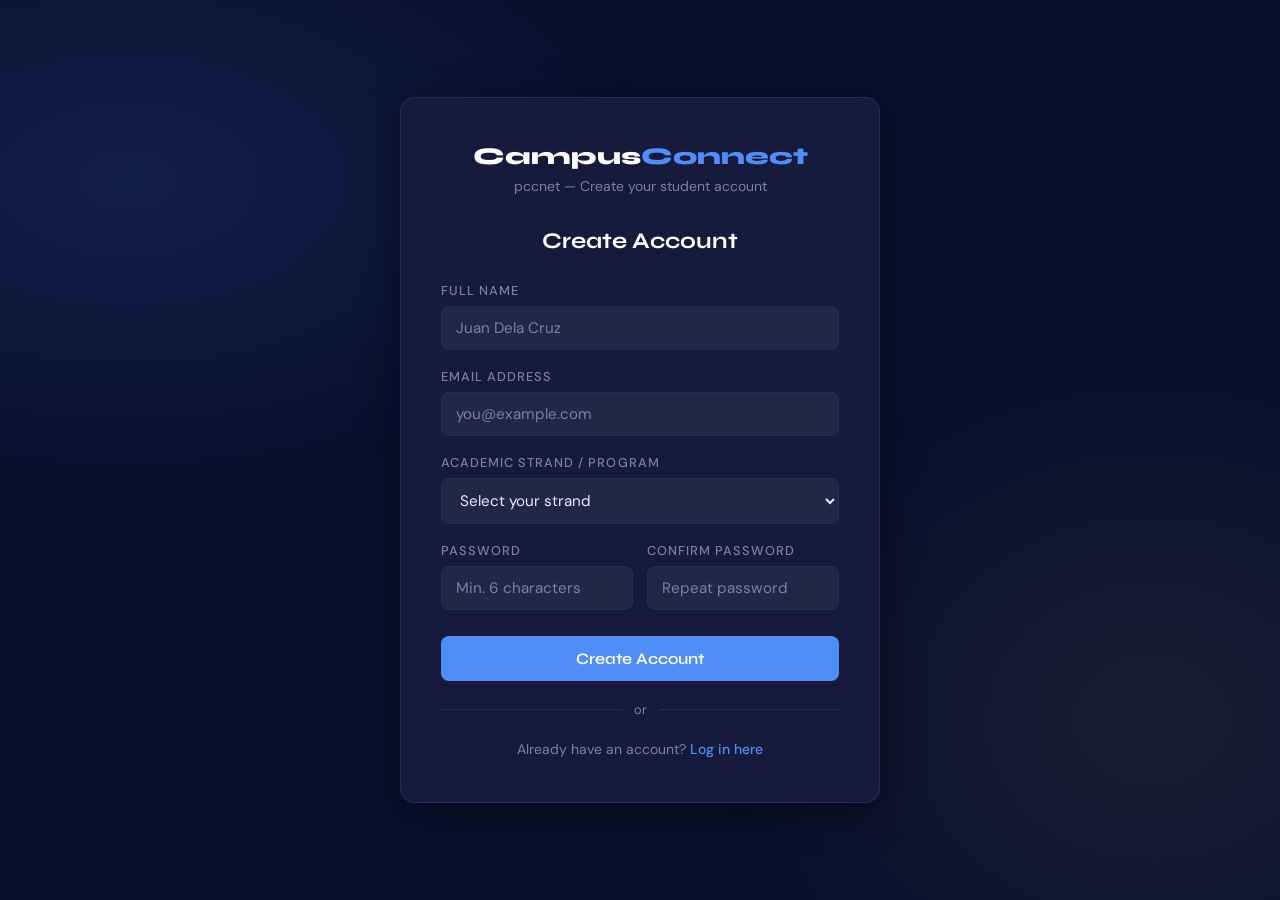
<file: campus-connect-updated/signup.html>
<!DOCTYPE html>
<html lang="en">
<head>
  <meta charset="UTF-8" />
  <meta name="viewport" content="width=device-width, initial-scale=1.0" />
  <title>Sign Up — Campus Connect</title>
  <link rel="preconnect" href="https://fonts.googleapis.com" />
  <link rel="preconnect" href="https://fonts.gstatic.com" crossorigin />
  <link href="https://fonts.googleapis.com/css2?family=Syne:wght@400;600;700;800&family=DM+Sans:ital,wght@0,300;0,400;0,500;1,300&display=swap" rel="stylesheet" />
  <link rel="stylesheet" href="css/styles.css" />
  <style>
    .auth-wrapper {
      min-height: 100vh;
      display: flex;
      align-items: center;
      justify-content: center;
      padding: 40px 20px;
      position: relative;
      z-index: 1;
    }
    .auth-card {
      background: var(--card);
      border: 1px solid var(--border);
      border-radius: var(--radius);
      box-shadow: var(--shadow);
      width: 100%;
      max-width: 480px;
      padding: 44px 40px;
      animation: fadeUp .5s ease both;
    }
    @keyframes fadeUp {
      from { opacity: 0; transform: translateY(20px); }
      to   { opacity: 1; transform: translateY(0); }
    }
    .auth-logo {
      font-family: 'Syne', sans-serif;
      font-size: 1.5rem; font-weight: 800;
      color: var(--white);
      text-align: center; margin-bottom: 6px;
      text-decoration: none; display: block;
    }
    .auth-logo span { color: var(--accent); }
    .auth-subtitle {
      text-align: center; color: var(--muted);
      font-size: .875rem; margin-bottom: 32px;
    }
    .auth-title {
      font-family: 'Syne', sans-serif;
      font-size: 1.4rem; font-weight: 700;
      color: var(--white); text-align: center; margin-bottom: 28px;
    }
    .form-group { margin-bottom: 18px; }
    .form-group label {
      display: block; font-size: .8rem; font-weight: 500;
      color: var(--muted); text-transform: uppercase;
      letter-spacing: .08em; margin-bottom: 7px;
    }
    .form-group input,
    .form-group select {
      width: 100%;
      background: rgba(255,255,255,.05);
      border: 1px solid var(--border);
      border-radius: 8px;
      padding: 11px 14px;
      color: var(--text);
      font-size: .95rem;
      font-family: 'DM Sans', sans-serif;
      transition: border-color .25s, box-shadow .25s;
      outline: none;
    }
    .form-group select { cursor: pointer; }
    .form-group select option { background: var(--deep); color: var(--text); }
    .form-group input:focus,
    .form-group select:focus {
      border-color: var(--accent);
      box-shadow: 0 0 0 3px rgba(79,142,247,.15);
    }
    .form-group input::placeholder { color: var(--muted); }
    .form-row { display: grid; grid-template-columns: 1fr 1fr; gap: 14px; }
    .btn-auth {
      width: 100%; background: var(--accent); color: #fff;
      border: none; border-radius: 8px; padding: 13px;
      font-size: 1rem; font-weight: 600;
      font-family: 'Syne', sans-serif; cursor: pointer;
      margin-top: 8px; transition: opacity .2s, transform .2s;
    }
    .btn-auth:hover { opacity: .88; transform: translateY(-1px); }
    .btn-auth:active { transform: translateY(0); }
    .btn-auth:disabled { opacity: .5; cursor: not-allowed; transform: none; }
    .auth-switch {
      text-align: center; margin-top: 22px;
      font-size: .875rem; color: var(--muted);
    }
    .auth-switch a { color: var(--accent); text-decoration: none; font-weight: 500; }
    .auth-switch a:hover { text-decoration: underline; }
    .auth-msg {
      border-radius: 8px; padding: 10px 14px;
      font-size: .875rem; margin-bottom: 18px; display: none;
    }
    .auth-msg.error   { background: rgba(239,68,68,.12); border: 1px solid rgba(239,68,68,.35); color: #fca5a5; }
    .auth-msg.success { background: rgba(34,197,94,.12); border: 1px solid rgba(34,197,94,.35); color: #86efac; }
    .auth-divider {
      display: flex; align-items: center; gap: 12px;
      margin: 20px 0; color: var(--muted); font-size: .8rem;
    }
    .auth-divider::before, .auth-divider::after {
      content: ''; flex: 1; height: 1px; background: var(--border);
    }
    .role-pill-group {
      display: flex; gap: 10px;
    }
    .role-pill {
      flex: 1; border: 1px solid var(--border);
      border-radius: 8px; padding: 10px 14px;
      background: rgba(255,255,255,.04);
      cursor: pointer; text-align: center;
      font-size: .9rem; color: var(--muted);
      transition: all .2s;
    }
    .role-pill:hover { border-color: var(--accent); color: var(--text); }
    .role-pill.selected {
      border-color: var(--accent);
      background: rgba(79,142,247,.12);
      color: var(--accent); font-weight: 600;
    }
    .role-pill input { display: none; }
  </style>
</head>
<body>

  <div class="auth-wrapper">
    <div class="auth-card">

      <a class="auth-logo" href="index.html">Campus<span>Connect</span></a>
      <p class="auth-subtitle">pccnet — Create your student account</p>

      <h2 class="auth-title">Create Account</h2>

      <div class="auth-msg" id="auth-msg"></div>

      <div class="form-group">
        <label for="name">Full Name</label>
        <input type="text" id="name" placeholder="Juan Dela Cruz" />
      </div>

      <div class="form-group">
        <label for="email">Email Address</label>
        <input type="email" id="email" placeholder="you@example.com" autocomplete="email" />
      </div>

      <div class="form-group">
        <label for="strand">Academic Strand / Program</label>
        <select id="strand">
          <option value="" disabled selected>Select your strand</option>
          <option value="STEM">STEM — Science, Technology, Engineering & Math</option>
          <option value="ABM">ABM — Accountancy, Business & Management</option>
          <option value="HUMSS">HUMSS — Humanities & Social Sciences</option>
          <option value="GAS">GAS — General Academic Strand</option>
          <option value="TVL">TVL — Technical-Vocational-Livelihood</option>
          <option value="BSIT">BS Information Technology</option>
          <option value="BSA">BS Accountancy</option>
          <option value="BSBA">BS Business Administration</option>
          <option value="BSE">BS Education</option>
          <option value="BSP">BS Psychology</option>
          <option value="Other">Other</option>
        </select>
      </div>

      <div class="form-row">
        <div class="form-group">
          <label for="password">Password</label>
          <input type="password" id="password" placeholder="Min. 6 characters" />
        </div>
        <div class="form-group">
          <label for="password2">Confirm Password</label>
          <input type="password" id="password2" placeholder="Repeat password" />
        </div>
      </div>

      <button class="btn-auth" id="btn-signup">Create Account</button>

      <div class="auth-divider">or</div>

      <div class="auth-switch">
        Already have an account? <a href="login.html">Log in here</a>
      </div>

    </div>
  </div>

  <script>
    function showMsg(text, type) {
      const el = document.getElementById('auth-msg');
      el.textContent = text;
      el.className = 'auth-msg ' + type;
      el.style.display = 'block';
    }

    document.getElementById('btn-signup').addEventListener('click', function () {
      const name      = document.getElementById('name').value.trim();
      const email     = document.getElementById('email').value.trim();
      const strand    = document.getElementById('strand').value;
      const password  = document.getElementById('password').value;
      const password2 = document.getElementById('password2').value;

      if (!name || !email || !strand || !password || !password2) {
        showMsg('Please fill in all fields.', 'error'); return;
      }
      if (password.length < 6) {
        showMsg('Password must be at least 6 characters.', 'error'); return;
      }
      if (password !== password2) {
        showMsg('Passwords do not match.', 'error'); return;
      }

      const btn = this;
      btn.disabled = true;
      btn.textContent = 'Creating account…';

      const fd = new FormData();
      fd.append('name',      name);
      fd.append('email',     email);
      fd.append('strand',    strand);
      fd.append('password',  password);
      fd.append('password2', password2);

      fetch('php/signup.php', { method: 'POST', body: fd })
        .then(r => r.json())
        .then(data => {
          if (data.ok) {
            showMsg(data.msg + ' Redirecting to login…', 'success');
            setTimeout(() => window.location.href = 'login.html', 1500);
          } else {
            showMsg(data.msg, 'error');
            btn.disabled = false;
            btn.textContent = 'Create Account';
          }
        })
        .catch(() => {
          showMsg('Server error. Make sure XAMPP is running.', 'error');
          btn.disabled = false;
          btn.textContent = 'Create Account';
        });
    });

    document.addEventListener('keydown', e => {
      if (e.key === 'Enter') document.getElementById('btn-signup').click();
    });
  </script>

</body>
</html>
</file>
<file: campus-connect-updated/admin/admin.css>
/* ============================================================
   admin.css — Campus Connect Admin Panel
   ============================================================ */

@import url('https://fonts.googleapis.com/css2?family=Syne:wght@400;600;700;800&family=DM+Sans:wght@300;400;500&display=swap');

:root {
  --bg:       #0d1117;
  --surface:  #161b22;
  --card:     #1c2333;
  --border:   #30363d;
  --accent:   #4f8ef7;
  --green:    #3fb950;
  --yellow:   #f5c842;
  --red:      #f85149;
  --text:     #e6edf3;
  --muted:    #8b949e;
  --white:    #ffffff;
  --sidebar-w: 240px;
  --trans:    .25s ease;
  --radius:   10px;
}

*, *::before, *::after { box-sizing: border-box; margin: 0; padding: 0; }
html { scroll-behavior: smooth; }

body {
  font-family: 'DM Sans', sans-serif;
  background: var(--bg);
  color: var(--text);
  display: flex;
  min-height: 100vh;
  overflow-x: hidden;
}

/* ── SIDEBAR ── */
.sidebar {
  width: var(--sidebar-w);
  min-height: 100vh;
  background: var(--surface);
  border-right: 1px solid var(--border);
  display: flex; flex-direction: column;
  position: fixed; top: 0; left: 0; bottom: 0;
  z-index: 50;
  transition: transform var(--trans);
}

.sidebar-logo {
  display: flex; align-items: center; gap: 12px;
  padding: 22px 20px 20px;
  border-bottom: 1px solid var(--border);
}
.logo-icon {
  width: 38px; height: 38px; border-radius: 10px;
  background: var(--accent);
  display: flex; align-items: center; justify-content: center;
  font-family: 'Syne', sans-serif; font-size: .85rem; font-weight: 800;
  color: var(--white); flex-shrink: 0;
}
.logo-title { font-family: 'Syne', sans-serif; font-size: .95rem; font-weight: 700; color: var(--white); }
.logo-sub   { font-size: .72rem; color: var(--muted); margin-top: 1px; }

.sidebar-nav { flex: 1; padding: 16px 12px; display: flex; flex-direction: column; gap: 4px; }
.nav-item {
  display: flex; align-items: center; gap: 10px;
  padding: 10px 14px; border-radius: 8px;
  font-size: .88rem; font-weight: 500;
  color: var(--muted); text-decoration: none;
  transition: all var(--trans); cursor: pointer;
}
.nav-item:hover { background: rgba(255,255,255,.05); color: var(--text); }
.nav-item.active { background: rgba(79,142,247,.15); color: var(--accent); }

.back-btn {
  display: flex; align-items: center; gap: 8px;
  margin: 0 12px 20px;
  padding: 10px 14px; border-radius: 8px;
  font-size: .83rem; color: var(--muted);
  text-decoration: none;
  border: 1px solid var(--border);
  transition: all var(--trans);
}
.back-btn:hover { border-color: var(--accent); color: var(--accent); }

/* ── MAIN ── */
.main-content {
  margin-left: var(--sidebar-w);
  flex: 1; min-height: 100vh;
  display: flex; flex-direction: column;
}

/* ── TOPBAR ── */
.topbar {
  display: flex; align-items: center; gap: 14px;
  padding: 0 28px; height: 60px;
  background: var(--surface);
  border-bottom: 1px solid var(--border);
  position: sticky; top: 0; z-index: 40;
}
.sidebar-toggle {
  display: none; flex-direction: column; gap: 4px;
  background: none; border: none; cursor: pointer; padding: 4px;
}
.sidebar-toggle span {
  display: block; width: 18px; height: 2px;
  background: var(--text); border-radius: 2px;
}
.topbar-title {
  font-family: 'Syne', sans-serif;
  font-size: 1rem; font-weight: 700; color: var(--white); flex: 1;
}
.topbar-badge {
  font-size: .72rem; font-weight: 600; letter-spacing: .08em;
  text-transform: uppercase; color: var(--accent);
  background: rgba(79,142,247,.12); border: 1px solid rgba(79,142,247,.3);
  border-radius: 50px; padding: 3px 12px;
}

/* ── SECTIONS ── */
.section { display: none; padding: 28px; }
.section.active { display: block; }

/* ── STATS ── */
.stats-row { display: grid; grid-template-columns: repeat(auto-fit, minmax(200px,1fr)); gap: 16px; margin-bottom: 32px; }
.stat-card {
  background: var(--card); border: 1px solid var(--border);
  border-radius: var(--radius); padding: 22px 24px;
  display: flex; align-items: center; gap: 18px;
  transition: border-color var(--trans);
}
.stat-card:hover { border-color: var(--accent); }
.stat-icon {
  width: 50px; height: 50px; border-radius: 12px;
  display: flex; align-items: center; justify-content: center; flex-shrink: 0;
}
.events-icon   { background: rgba(79,142,247,.15);  color: var(--accent); }
.contacts-icon { background: rgba(63,185,80,.15);   color: var(--green); }
.programs-icon { background: rgba(245,200,66,.15);  color: var(--yellow); }
.stat-num  { font-family: 'Syne', sans-serif; font-size: 2rem; font-weight: 800; color: var(--white); line-height: 1; }
.stat-label{ font-size: .82rem; color: var(--muted); margin-top: 4px; }

/* ── QUICK ACTIONS ── */
.quick-actions { margin-bottom: 32px; }
.section-title {
  font-family: 'Syne', sans-serif; font-size: 1.1rem; font-weight: 700;
  color: var(--white); margin-bottom: 16px;
}
.qa-grid { display: grid; grid-template-columns: repeat(auto-fit, minmax(220px,1fr)); gap: 14px; }
.qa-card {
  background: var(--card); border: 1px solid var(--border); border-radius: var(--radius);
  padding: 22px 20px; text-align: left; cursor: pointer;
  transition: all var(--trans);
}
.qa-card:hover { border-color: var(--accent); transform: translateY(-2px); }
.qa-icon { font-size: 1.6rem; margin-bottom: 10px; }
.qa-card h3 { font-family: 'Syne', sans-serif; font-size: .95rem; color: var(--white); margin-bottom: 4px; }
.qa-card p  { font-size: .82rem; color: var(--muted); }

/* ── RECENT BOX ── */
.recent-box { background: var(--card); border: 1px solid var(--border); border-radius: var(--radius); padding: 22px 24px; }
.recent-event-row {
  display: flex; align-items: flex-start; gap: 14px;
  padding: 12px 0; border-bottom: 1px solid var(--border);
}
.recent-event-row:last-child { border-bottom: none; padding-bottom: 0; }
.rev-dot { width: 8px; height: 8px; border-radius: 50%; background: var(--accent); margin-top: 6px; flex-shrink: 0; }
.rev-title { font-size: .9rem; font-weight: 500; color: var(--white); margin-bottom: 3px; }
.rev-meta  { font-size: .78rem; color: var(--muted); }

/* ── TABLE ── */
.section-header-row { display: flex; align-items: center; justify-content: space-between; margin-bottom: 20px; }
.btn-add {
  display: inline-flex; align-items: center; gap: 7px;
  background: var(--accent); color: var(--white);
  border: none; border-radius: 8px; padding: 9px 18px;
  font-size: .85rem; font-weight: 500; cursor: pointer;
  font-family: 'DM Sans', sans-serif;
  transition: all var(--trans);
}
.btn-add:hover { background: #3a7ae6; transform: translateY(-1px); }

.admin-table-wrap { overflow-x: auto; border-radius: var(--radius); border: 1px solid var(--border); }
.admin-table { width: 100%; border-collapse: collapse; }
.admin-table thead { background: var(--card); }
.admin-table th {
  padding: 13px 16px; text-align: left;
  font-size: .78rem; font-weight: 600; text-transform: uppercase;
  letter-spacing: .06em; color: var(--muted);
  border-bottom: 1px solid var(--border);
}
.admin-table td {
  padding: 14px 16px; font-size: .87rem; color: var(--text);
  border-bottom: 1px solid var(--border);
  vertical-align: middle;
  background: var(--surface);
}
.admin-table tbody tr:last-child td { border-bottom: none; }
.admin-table tbody tr:hover td { background: var(--card); }

.type-badge {
  font-size: .7rem; font-weight: 600; text-transform: uppercase;
  letter-spacing: .07em; padding: 2px 8px; border-radius: 50px;
}
.type-activity { background: rgba(245,200,66,.15); color: var(--yellow); border: 1px solid rgba(245,200,66,.3); }
.type-academic  { background: rgba(79,142,247,.15);  color: var(--accent); border: 1px solid rgba(79,142,247,.3); }

.action-btns { display: flex; gap: 6px; }
.btn-edit, .btn-delete {
  padding: 5px 12px; border-radius: 6px; font-size: .78rem; font-weight: 500;
  cursor: pointer; border: none; font-family: 'DM Sans', sans-serif;
  transition: all var(--trans);
}
.btn-edit   { background: rgba(79,142,247,.15); color: var(--accent); border: 1px solid rgba(79,142,247,.3); }
.btn-delete { background: rgba(248,81,73,.12);  color: var(--red);    border: 1px solid rgba(248,81,73,.3); }
.btn-edit:hover   { background: rgba(79,142,247,.3); }
.btn-delete:hover { background: rgba(248,81,73,.25); }

/* ── MODAL ── */
.modal-overlay {
  position: fixed; inset: 0; z-index: 200;
  background: rgba(0,0,0,.7); backdrop-filter: blur(4px);
  display: none; align-items: center; justify-content: center; padding: 20px;
}
.modal-overlay.open { display: flex; }

.modal {
  background: var(--card); border: 1px solid var(--border);
  border-radius: 14px; width: 100%; max-width: 520px;
  animation: modalIn .25s ease;
}
@keyframes modalIn { from { opacity:0; transform: scale(.95) translateY(10px); } to { opacity:1; transform: none; } }

.modal-header {
  display: flex; align-items: center; justify-content: space-between;
  padding: 20px 24px 16px; border-bottom: 1px solid var(--border);
}
.modal-header h3 { font-family: 'Syne', sans-serif; font-size: 1.05rem; font-weight: 700; color: var(--white); }
.modal-close {
  background: none; border: none; color: var(--muted); cursor: pointer;
  padding: 4px; border-radius: 6px; transition: color var(--trans);
}
.modal-close:hover { color: var(--text); }

#modal-form { padding: 20px 24px; display: flex; flex-direction: column; gap: 14px; }

.form-group { display: flex; flex-direction: column; gap: 6px; }
.form-group label {
  font-size: .8rem; font-weight: 500; text-transform: uppercase;
  letter-spacing: .07em; color: var(--muted);
}
.form-group input,
.form-group select,
.form-group textarea {
  background: var(--surface); border: 1px solid var(--border);
  border-radius: 8px; padding: 10px 13px;
  font-size: .9rem; color: var(--text);
  font-family: 'DM Sans', sans-serif;
  transition: border-color var(--trans);
  outline: none;
}
.form-group input:focus,
.form-group select:focus,
.form-group textarea:focus { border-color: var(--accent); }
.form-group textarea { resize: vertical; min-height: 80px; }
.form-group select option { background: var(--surface); }

.form-row { display: grid; grid-template-columns: 1fr 1fr; gap: 12px; }

.modal-footer {
  display: flex; justify-content: flex-end; gap: 10px;
  padding: 16px 24px 20px; border-top: 1px solid var(--border);
}
.btn-cancel {
  padding: 9px 20px; border-radius: 8px; border: 1px solid var(--border);
  background: transparent; color: var(--muted); font-size: .87rem;
  cursor: pointer; font-family: 'DM Sans', sans-serif; transition: all var(--trans);
}
.btn-cancel:hover { border-color: var(--text); color: var(--text); }
.btn-save {
  padding: 9px 22px; border-radius: 8px; border: none;
  background: var(--accent); color: var(--white); font-size: .87rem; font-weight: 500;
  cursor: pointer; font-family: 'DM Sans', sans-serif; transition: all var(--trans);
}
.btn-save:hover { background: #3a7ae6; }

/* ── TOAST ── */
.toast {
  position: fixed; bottom: 28px; right: 28px; z-index: 300;
  background: #1f2937; border: 1px solid var(--border);
  border-left: 3px solid var(--green);
  color: var(--text); font-size: .87rem;
  padding: 12px 20px; border-radius: 8px;
  opacity: 0; transform: translateY(10px);
  transition: all .3s ease; pointer-events: none;
  max-width: 300px;
}
.toast.show { opacity: 1; transform: translateY(0); }
.toast.error { border-left-color: var(--red); }

/* ── RESPONSIVE ── */
@media (max-width: 768px) {
  .sidebar { transform: translateX(-100%); }
  .sidebar.open { transform: translateX(0); }
  .main-content { margin-left: 0; }
  .sidebar-toggle { display: flex; }
  .section { padding: 18px; }
  .stats-row { grid-template-columns: 1fr 1fr; }
  .form-row  { grid-template-columns: 1fr; }
}

/* ── USER STAT ICONS ── */
.users-icon  { background: rgba(167,139,250,.15); color: #a78bfa; }
.active-icon { background: rgba(34,197,94,.13);   color: #4ade80; }

/* ── ONLINE STATUS BADGE ── */
.status-badge {
  display: inline-block;
  padding: 3px 10px; border-radius: 50px;
  font-size: .72rem; font-weight: 600; letter-spacing: .04em;
}
.status-online  { background: rgba(34,197,94,.14);  border: 1px solid rgba(34,197,94,.35);  color: #4ade80; }
.status-recent  { background: rgba(245,200,66,.12); border: 1px solid rgba(245,200,66,.3);  color: #fbbf24; }
.status-offline { background: rgba(148,163,184,.1); border: 1px solid rgba(148,163,184,.2); color: #94a3b8; }

/* ── ACTIVITY LOG ITEMS ── */
.activity-list { list-style: none; padding: 0; margin: 0; }
.activity-item {
  display: flex; align-items: center; gap: 12px;
  padding: 10px 0; border-bottom: 1px solid var(--border);
  font-size: .875rem;
}
.activity-item:last-child { border-bottom: none; }
.activity-icon {
  width: 32px; height: 32px; border-radius: 50%;
  display: flex; align-items: center; justify-content: center;
  font-size: 1rem; flex-shrink: 0;
}
.act-login  { background: rgba(34,197,94,.13); }
.act-logout { background: rgba(148,163,184,.1); }
.act-signup { background: rgba(79,142,247,.14); }
.activity-meta { flex: 1; }
.activity-name  { font-weight: 500; color: var(--text); }
.activity-time  { font-size: .75rem; color: var(--muted); margin-top: 1px; }
.activity-action-label {
  font-size: .72rem; font-weight: 600; padding: 2px 8px;
  border-radius: 50px; text-transform: uppercase; letter-spacing: .05em;
}
.lbl-login  { background: rgba(34,197,94,.13);  color: #4ade80; }
.lbl-logout { background: rgba(148,163,184,.1); color: #94a3b8; }
.lbl-signup { background: rgba(79,142,247,.14); color: var(--accent); }
</file>
<file: campus-connect/admin/admin.css>
/* ============================================================
   admin.css — Campus Connect Admin Panel
   ============================================================ */

@import url('https://fonts.googleapis.com/css2?family=Syne:wght@400;600;700;800&family=DM+Sans:wght@300;400;500&display=swap');

:root {
  --bg:       #0d1117;
  --surface:  #161b22;
  --card:     #1c2333;
  --border:   #30363d;
  --accent:   #4f8ef7;
  --green:    #3fb950;
  --yellow:   #f5c842;
  --red:      #f85149;
  --text:     #e6edf3;
  --muted:    #8b949e;
  --white:    #ffffff;
  --sidebar-w: 240px;
  --trans:    .25s ease;
  --radius:   10px;
}

*, *::before, *::after { box-sizing: border-box; margin: 0; padding: 0; }
html { scroll-behavior: smooth; }

body {
  font-family: 'DM Sans', sans-serif;
  background: var(--bg);
  color: var(--text);
  display: flex;
  min-height: 100vh;
  overflow-x: hidden;
}

/* ── SIDEBAR ── */
.sidebar {
  width: var(--sidebar-w);
  min-height: 100vh;
  background: var(--surface);
  border-right: 1px solid var(--border);
  display: flex; flex-direction: column;
  position: fixed; top: 0; left: 0; bottom: 0;
  z-index: 50;
  transition: transform var(--trans);
}

.sidebar-logo {
  display: flex; align-items: center; gap: 12px;
  padding: 22px 20px 20px;
  border-bottom: 1px solid var(--border);
}
.logo-icon {
  width: 38px; height: 38px; border-radius: 10px;
  background: var(--accent);
  display: flex; align-items: center; justify-content: center;
  font-family: 'Syne', sans-serif; font-size: .85rem; font-weight: 800;
  color: var(--white); flex-shrink: 0;
}
.logo-title { font-family: 'Syne', sans-serif; font-size: .95rem; font-weight: 700; color: var(--white); }
.logo-sub   { font-size: .72rem; color: var(--muted); margin-top: 1px; }

.sidebar-nav { flex: 1; padding: 16px 12px; display: flex; flex-direction: column; gap: 4px; }
.nav-item {
  display: flex; align-items: center; gap: 10px;
  padding: 10px 14px; border-radius: 8px;
  font-size: .88rem; font-weight: 500;
  color: var(--muted); text-decoration: none;
  transition: all var(--trans); cursor: pointer;
}
.nav-item:hover { background: rgba(255,255,255,.05); color: var(--text); }
.nav-item.active { background: rgba(79,142,247,.15); color: var(--accent); }

.back-btn {
  display: flex; align-items: center; gap: 8px;
  margin: 0 12px 20px;
  padding: 10px 14px; border-radius: 8px;
  font-size: .83rem; color: var(--muted);
  text-decoration: none;
  border: 1px solid var(--border);
  transition: all var(--trans);
}
.back-btn:hover { border-color: var(--accent); color: var(--accent); }

/* ── MAIN ── */
.main-content {
  margin-left: var(--sidebar-w);
  flex: 1; min-height: 100vh;
  display: flex; flex-direction: column;
}

/* ── TOPBAR ── */
.topbar {
  display: flex; align-items: center; gap: 14px;
  padding: 0 28px; height: 60px;
  background: var(--surface);
  border-bottom: 1px solid var(--border);
  position: sticky; top: 0; z-index: 40;
}
.sidebar-toggle {
  display: none; flex-direction: column; gap: 4px;
  background: none; border: none; cursor: pointer; padding: 4px;
}
.sidebar-toggle span {
  display: block; width: 18px; height: 2px;
  background: var(--text); border-radius: 2px;
}
.topbar-title {
  font-family: 'Syne', sans-serif;
  font-size: 1rem; font-weight: 700; color: var(--white); flex: 1;
}
.topbar-badge {
  font-size: .72rem; font-weight: 600; letter-spacing: .08em;
  text-transform: uppercase; color: var(--accent);
  background: rgba(79,142,247,.12); border: 1px solid rgba(79,142,247,.3);
  border-radius: 50px; padding: 3px 12px;
}

/* ── SECTIONS ── */
.section { display: none; padding: 28px; }
.section.active { display: block; }

/* ── STATS ── */
.stats-row { display: grid; grid-template-columns: repeat(auto-fit, minmax(200px,1fr)); gap: 16px; margin-bottom: 32px; }
.stat-card {
  background: var(--card); border: 1px solid var(--border);
  border-radius: var(--radius); padding: 22px 24px;
  display: flex; align-items: center; gap: 18px;
  transition: border-color var(--trans);
}
.stat-card:hover { border-color: var(--accent); }
.stat-icon {
  width: 50px; height: 50px; border-radius: 12px;
  display: flex; align-items: center; justify-content: center; flex-shrink: 0;
}
.events-icon   { background: rgba(79,142,247,.15);  color: var(--accent); }
.contacts-icon { background: rgba(63,185,80,.15);   color: var(--green); }
.programs-icon { background: rgba(245,200,66,.15);  color: var(--yellow); }
.stat-num  { font-family: 'Syne', sans-serif; font-size: 2rem; font-weight: 800; color: var(--white); line-height: 1; }
.stat-label{ font-size: .82rem; color: var(--muted); margin-top: 4px; }

/* ── QUICK ACTIONS ── */
.quick-actions { margin-bottom: 32px; }
.section-title {
  font-family: 'Syne', sans-serif; font-size: 1.1rem; font-weight: 700;
  color: var(--white); margin-bottom: 16px;
}
.qa-grid { display: grid; grid-template-columns: repeat(auto-fit, minmax(220px,1fr)); gap: 14px; }
.qa-card {
  background: var(--card); border: 1px solid var(--border); border-radius: var(--radius);
  padding: 22px 20px; text-align: left; cursor: pointer;
  transition: all var(--trans);
}
.qa-card:hover { border-color: var(--accent); transform: translateY(-2px); }
.qa-icon { font-size: 1.6rem; margin-bottom: 10px; }
.qa-card h3 { font-family: 'Syne', sans-serif; font-size: .95rem; color: var(--white); margin-bottom: 4px; }
.qa-card p  { font-size: .82rem; color: var(--muted); }

/* ── RECENT BOX ── */
.recent-box { background: var(--card); border: 1px solid var(--border); border-radius: var(--radius); padding: 22px 24px; }
.recent-event-row {
  display: flex; align-items: flex-start; gap: 14px;
  padding: 12px 0; border-bottom: 1px solid var(--border);
}
.recent-event-row:last-child { border-bottom: none; padding-bottom: 0; }
.rev-dot { width: 8px; height: 8px; border-radius: 50%; background: var(--accent); margin-top: 6px; flex-shrink: 0; }
.rev-title { font-size: .9rem; font-weight: 500; color: var(--white); margin-bottom: 3px; }
.rev-meta  { font-size: .78rem; color: var(--muted); }

/* ── TABLE ── */
.section-header-row { display: flex; align-items: center; justify-content: space-between; margin-bottom: 20px; }
.btn-add {
  display: inline-flex; align-items: center; gap: 7px;
  background: var(--accent); color: var(--white);
  border: none; border-radius: 8px; padding: 9px 18px;
  font-size: .85rem; font-weight: 500; cursor: pointer;
  font-family: 'DM Sans', sans-serif;
  transition: all var(--trans);
}
.btn-add:hover { background: #3a7ae6; transform: translateY(-1px); }

.admin-table-wrap { overflow-x: auto; border-radius: var(--radius); border: 1px solid var(--border); }
.admin-table { width: 100%; border-collapse: collapse; }
.admin-table thead { background: var(--card); }
.admin-table th {
  padding: 13px 16px; text-align: left;
  font-size: .78rem; font-weight: 600; text-transform: uppercase;
  letter-spacing: .06em; color: var(--muted);
  border-bottom: 1px solid var(--border);
}
.admin-table td {
  padding: 14px 16px; font-size: .87rem; color: var(--text);
  border-bottom: 1px solid var(--border);
  vertical-align: middle;
  background: var(--surface);
}
.admin-table tbody tr:last-child td { border-bottom: none; }
.admin-table tbody tr:hover td { background: var(--card); }

.type-badge {
  font-size: .7rem; font-weight: 600; text-transform: uppercase;
  letter-spacing: .07em; padding: 2px 8px; border-radius: 50px;
}
.type-activity { background: rgba(245,200,66,.15); color: var(--yellow); border: 1px solid rgba(245,200,66,.3); }
.type-academic  { background: rgba(79,142,247,.15);  color: var(--accent); border: 1px solid rgba(79,142,247,.3); }

.action-btns { display: flex; gap: 6px; }
.btn-edit, .btn-delete {
  padding: 5px 12px; border-radius: 6px; font-size: .78rem; font-weight: 500;
  cursor: pointer; border: none; font-family: 'DM Sans', sans-serif;
  transition: all var(--trans);
}
.btn-edit   { background: rgba(79,142,247,.15); color: var(--accent); border: 1px solid rgba(79,142,247,.3); }
.btn-delete { background: rgba(248,81,73,.12);  color: var(--red);    border: 1px solid rgba(248,81,73,.3); }
.btn-edit:hover   { background: rgba(79,142,247,.3); }
.btn-delete:hover { background: rgba(248,81,73,.25); }

/* ── MODAL ── */
.modal-overlay {
  position: fixed; inset: 0; z-index: 200;
  background: rgba(0,0,0,.7); backdrop-filter: blur(4px);
  display: none; align-items: center; justify-content: center; padding: 20px;
}
.modal-overlay.open { display: flex; }

.modal {
  background: var(--card); border: 1px solid var(--border);
  border-radius: 14px; width: 100%; max-width: 520px;
  animation: modalIn .25s ease;
}
@keyframes modalIn { from { opacity:0; transform: scale(.95) translateY(10px); } to { opacity:1; transform: none; } }

.modal-header {
  display: flex; align-items: center; justify-content: space-between;
  padding: 20px 24px 16px; border-bottom: 1px solid var(--border);
}
.modal-header h3 { font-family: 'Syne', sans-serif; font-size: 1.05rem; font-weight: 700; color: var(--white); }
.modal-close {
  background: none; border: none; color: var(--muted); cursor: pointer;
  padding: 4px; border-radius: 6px; transition: color var(--trans);
}
.modal-close:hover { color: var(--text); }

#modal-form { padding: 20px 24px; display: flex; flex-direction: column; gap: 14px; }

.form-group { display: flex; flex-direction: column; gap: 6px; }
.form-group label {
  font-size: .8rem; font-weight: 500; text-transform: uppercase;
  letter-spacing: .07em; color: var(--muted);
}
.form-group input,
.form-group select,
.form-group textarea {
  background: var(--surface); border: 1px solid var(--border);
  border-radius: 8px; padding: 10px 13px;
  font-size: .9rem; color: var(--text);
  font-family: 'DM Sans', sans-serif;
  transition: border-color var(--trans);
  outline: none;
}
.form-group input:focus,
.form-group select:focus,
.form-group textarea:focus { border-color: var(--accent); }
.form-group textarea { resize: vertical; min-height: 80px; }
.form-group select option { background: var(--surface); }

.form-row { display: grid; grid-template-columns: 1fr 1fr; gap: 12px; }

.modal-footer {
  display: flex; justify-content: flex-end; gap: 10px;
  padding: 16px 24px 20px; border-top: 1px solid var(--border);
}
.btn-cancel {
  padding: 9px 20px; border-radius: 8px; border: 1px solid var(--border);
  background: transparent; color: var(--muted); font-size: .87rem;
  cursor: pointer; font-family: 'DM Sans', sans-serif; transition: all var(--trans);
}
.btn-cancel:hover { border-color: var(--text); color: var(--text); }
.btn-save {
  padding: 9px 22px; border-radius: 8px; border: none;
  background: var(--accent); color: var(--white); font-size: .87rem; font-weight: 500;
  cursor: pointer; font-family: 'DM Sans', sans-serif; transition: all var(--trans);
}
.btn-save:hover { background: #3a7ae6; }

/* ── TOAST ── */
.toast {
  position: fixed; bottom: 28px; right: 28px; z-index: 300;
  background: #1f2937; border: 1px solid var(--border);
  border-left: 3px solid var(--green);
  color: var(--text); font-size: .87rem;
  padding: 12px 20px; border-radius: 8px;
  opacity: 0; transform: translateY(10px);
  transition: all .3s ease; pointer-events: none;
  max-width: 300px;
}
.toast.show { opacity: 1; transform: translateY(0); }
.toast.error { border-left-color: var(--red); }

/* ── RESPONSIVE ── */
@media (max-width: 768px) {
  .sidebar { transform: translateX(-100%); }
  .sidebar.open { transform: translateX(0); }
  .main-content { margin-left: 0; }
  .sidebar-toggle { display: flex; }
  .section { padding: 18px; }
  .stats-row { grid-template-columns: 1fr 1fr; }
  .form-row  { grid-template-columns: 1fr; }
}
</file>
<file: campus-connect-updated/css/styles.css>
/* ============================================================
   CAMPUS CONNECT — Complete Stylesheet
   ============================================================ */

@import url('https://fonts.googleapis.com/css2?family=Syne:wght@400;600;700;800&family=DM+Sans:ital,wght@0,300;0,400;0,500;1,300&display=swap');

:root {
  --navy:    #0a0f2e;
  --deep:    #111535;
  --card:    #161b3e;
  --border:  #252b5c;
  --accent:  #4f8ef7;
  --gold:    #f5c842;
  --text:    #e8ecff;
  --muted:   #7880aa;
  --white:   #ffffff;
  --radius:  14px;
  --shadow:  0 8px 40px rgba(0,0,0,.45);
  --trans:   .3s cubic-bezier(.4,0,.2,1);
}

*, *::before, *::after { box-sizing: border-box; margin: 0; padding: 0; }
html { scroll-behavior: smooth; }

body {
  font-family: 'DM Sans', sans-serif;
  background: var(--navy);
  color: var(--text);
  min-height: 100vh;
  overflow-x: hidden;
}

body::before {
  content: '';
  position: fixed; inset: 0; z-index: 0;
  background:
    radial-gradient(ellipse 60% 50% at 10% 20%, rgba(79,142,247,.12) 0%, transparent 70%),
    radial-gradient(ellipse 50% 60% at 90% 80%, rgba(245,200,66,.07) 0%, transparent 70%);
  pointer-events: none;
}

/* NAVBAR */
nav {
  position: sticky; top: 0; z-index: 100;
  display: flex; align-items: center; justify-content: space-between;
  padding: 0 5%; height: 68px;
  background: rgba(10,15,46,.92);
  backdrop-filter: blur(14px);
  border-bottom: 1px solid var(--border);
}
.nav-logo {
  font-family: 'Syne', sans-serif;
  font-size: 1.25rem; font-weight: 800;
  color: var(--white); letter-spacing: -.5px;
  text-decoration: none; cursor: pointer;
}
.nav-logo span { color: var(--accent); }
.nav-links { display: flex; gap: 2rem; list-style: none; }
.nav-links a {
  font-size: .9rem; font-weight: 500; color: var(--muted);
  text-decoration: none; transition: color var(--trans);
  position: relative; cursor: pointer;
}
.nav-links a::after {
  content: ''; position: absolute; left: 0; bottom: -4px;
  width: 0; height: 2px; background: var(--accent);
  transition: width var(--trans);
}
.nav-links a:hover, .nav-links a.active { color: var(--white); }
.nav-links a:hover::after, .nav-links a.active::after { width: 100%; }

.hamburger {
  display: none; flex-direction: column; gap: 5px;
  background: none; border: none; cursor: pointer; padding: 6px;
}
.hamburger span {
  display: block; width: 22px; height: 2px;
  background: var(--text); border-radius: 2px; transition: all var(--trans);
}
.hamburger.open span:nth-child(1) { transform: translateY(7px) rotate(45deg); }
.hamburger.open span:nth-child(2) { opacity: 0; }
.hamburger.open span:nth-child(3) { transform: translateY(-7px) rotate(-45deg); }

/* HERO */
.hero {
  position: relative; z-index: 1;
  padding: 100px 5% 80px; text-align: center;
}
.hero-tag {
  display: inline-block; font-size: .75rem; font-weight: 500;
  letter-spacing: .12em; text-transform: uppercase; color: var(--accent);
  background: rgba(79,142,247,.12); border: 1px solid rgba(79,142,247,.3);
  border-radius: 50px; padding: 4px 16px; margin-bottom: 20px;
}
.hero h1 {
  font-family: 'Syne', sans-serif;
  font-size: clamp(2.4rem, 6vw, 4.5rem); font-weight: 800;
  line-height: 1.1; color: var(--white); margin-bottom: 20px;
}
.hero h1 span { color: var(--accent); }
.hero p { max-width: 540px; margin: 0 auto 40px; font-size: 1.05rem; color: var(--muted); line-height: 1.7; }
.hero-btns { display: flex; gap: 14px; justify-content: center; flex-wrap: wrap; }

/* BUTTONS */
.btn {
  display: inline-flex; align-items: center; gap: 8px;
  padding: 12px 26px; border-radius: 10px;
  font-family: 'DM Sans', sans-serif; font-size: .9rem; font-weight: 500;
  text-decoration: none; cursor: pointer; transition: all var(--trans); border: none;
}
.btn-primary { background: var(--accent); color: var(--white); box-shadow: 0 4px 20px rgba(79,142,247,.35); }
.btn-primary:hover { background: #3a7ae6; transform: translateY(-2px); box-shadow: 0 8px 28px rgba(79,142,247,.45); }
.btn-outline { background: transparent; color: var(--text); border: 1px solid var(--border); }
.btn-outline:hover { border-color: var(--accent); color: var(--accent); transform: translateY(-2px); }

/* QUICK CARDS */
.quick-cards {
  position: relative; z-index: 1;
  display: grid; grid-template-columns: repeat(auto-fit, minmax(240px,1fr));
  gap: 20px; padding: 0 5% 80px;
}
.qcard {
  background: var(--card); border: 1px solid var(--border); border-radius: var(--radius);
  padding: 32px 28px; transition: all var(--trans);
  cursor: pointer; text-decoration: none; color: inherit; display: block;
}
.qcard:hover { border-color: var(--accent); transform: translateY(-4px); box-shadow: var(--shadow); }
.qcard-icon {
  width: 48px; height: 48px; border-radius: 12px;
  background: rgba(79,142,247,.15);
  display: flex; align-items: center; justify-content: center;
  font-size: 1.4rem; margin-bottom: 18px;
}
.qcard h3 { font-family: 'Syne', sans-serif; font-size: 1.05rem; margin-bottom: 8px; color: var(--white); }
.qcard p { font-size: .88rem; color: var(--muted); line-height: 1.6; }

/* SECTION */
.section-wrap { position: relative; z-index: 1; padding: 0 5% 80px; }
.section-header { margin-bottom: 36px; overflow: hidden; }
.section-header h2 {
  font-family: 'Syne', sans-serif;
  font-size: clamp(1.6rem, 3vw, 2.2rem); font-weight: 800;
  color: var(--white); margin-bottom: 6px;
}
.section-header p { color: var(--muted); font-size: .93rem; }
.section-header .view-all {
  float: right; color: var(--accent); font-size: .88rem; font-weight: 500;
  text-decoration: none; transition: opacity var(--trans); cursor: pointer;
}
.section-header .view-all:hover { opacity: .7; }

/* EVENT CARDS */
.events-grid { display: grid; grid-template-columns: repeat(auto-fill, minmax(300px,1fr)); gap: 20px; }
.event-card {
  background: var(--card); border: 1px solid var(--border);
  border-radius: var(--radius); overflow: hidden; transition: all var(--trans);
}
.event-card:hover { border-color: var(--accent); transform: translateY(-4px); box-shadow: var(--shadow); }
.event-card-top { padding: 22px 24px 18px; border-bottom: 1px solid var(--border); }
.event-badge {
  font-size: .7rem; font-weight: 600; text-transform: uppercase; letter-spacing: .1em;
  padding: 3px 10px; border-radius: 50px; margin-bottom: 12px; display: inline-block;
}
.badge-activity { background: rgba(245,200,66,.15); color: var(--gold); border: 1px solid rgba(245,200,66,.3); }
.badge-academic  { background: rgba(79,142,247,.15);  color: var(--accent); border: 1px solid rgba(79,142,247,.3); }
.event-card h3 {
  font-family: 'Syne', sans-serif; font-size: 1rem; font-weight: 700;
  color: var(--white); margin-bottom: 8px; line-height: 1.4;
}
.event-card p { font-size: .83rem; color: var(--muted); line-height: 1.6; }
.event-card-bottom { padding: 16px 24px; display: flex; flex-direction: column; gap: 7px; }
.event-meta { display: flex; align-items: center; gap: 8px; font-size: .82rem; color: var(--muted); }
.event-meta svg { flex-shrink: 0; }

/* PROGRAM CARDS */
.programs-grid { display: grid; grid-template-columns: repeat(auto-fill, minmax(220px,1fr)); gap: 20px; }
.prog-card {
  background: var(--card); border: 1px solid var(--border); border-radius: var(--radius);
  padding: 28px 22px; transition: all var(--trans); cursor: pointer; text-align: center;
}
.prog-card:hover { border-color: var(--accent); transform: translateY(-4px); box-shadow: var(--shadow); }
.prog-logo-wrap {
  width: 110px; height: 110px; margin: 0 auto 18px; border-radius: 50%;
  background: rgba(0,0,0,.4); border: 2px solid var(--border); overflow: hidden;
  display: flex; align-items: center; justify-content: center;
  transition: border-color var(--trans), box-shadow var(--trans);
}
.prog-card:hover .prog-logo-wrap { border-color: var(--accent); box-shadow: 0 0 20px rgba(79,142,247,.3); }
.prog-logo { width: 100%; height: 100%; object-fit: cover; transition: transform var(--trans); }
.prog-card:hover .prog-logo { transform: scale(1.08); }
.prog-abbr-fallback { font-family: 'Syne', sans-serif; font-size: 1.4rem; font-weight: 800; color: var(--accent); }
.prog-abbr { font-family: 'Syne', sans-serif; font-size: 1.6rem; font-weight: 800; color: var(--accent); margin-bottom: 6px; }
.prog-card h3 { font-size: .88rem; font-weight: 500; color: var(--text); margin-bottom: 14px; line-height: 1.4; }
.prog-card .view-link {
  font-size: .82rem; color: var(--accent); text-decoration: none; font-weight: 500;
  display: inline-flex; align-items: center; gap: 4px; transition: gap var(--trans);
}
.prog-card .view-link:hover { gap: 8px; }

/* CONTACT CARDS */
.contacts-grid { display: grid; grid-template-columns: repeat(auto-fill, minmax(280px,1fr)); gap: 20px; }
.contact-card {
  background: var(--card); border: 1px solid var(--border); border-radius: var(--radius);
  padding: 28px 26px; transition: all var(--trans);
}
.contact-card:hover { border-color: var(--accent); transform: translateY(-4px); box-shadow: var(--shadow); }
.contact-avatar {
  width: 52px; height: 52px; border-radius: 50%;
  background: linear-gradient(135deg, var(--accent), #7b5ef8);
  display: flex; align-items: center; justify-content: center;
  font-family: 'Syne', sans-serif; font-size: 1.1rem; font-weight: 700;
  color: var(--white); margin-bottom: 16px;
}
.contact-card h3 { font-family: 'Syne', sans-serif; font-size: 1rem; font-weight: 700; color: var(--white); margin-bottom: 4px; }
.contact-role { font-size: .78rem; font-weight: 500; text-transform: uppercase; letter-spacing: .08em; color: var(--accent); margin-bottom: 6px; }
.contact-dept { font-size: .83rem; color: var(--muted); margin-bottom: 14px; }
.contact-info { display: flex; flex-direction: column; gap: 8px; }
.contact-info a, .contact-info span {
  font-size: .82rem; color: var(--muted); text-decoration: none;
  display: flex; align-items: center; gap: 8px; transition: color var(--trans);
}
.contact-info a:hover { color: var(--accent); }

/* FILTER TABS */
.filter-tabs { display: flex; gap: 10px; margin-bottom: 28px; flex-wrap: wrap; }
.tab-btn {
  padding: 8px 20px; border-radius: 50px; font-size: .85rem; font-weight: 500;
  border: 1px solid var(--border); background: transparent; color: var(--muted);
  cursor: pointer; transition: all var(--trans); font-family: 'DM Sans', sans-serif;
}
.tab-btn:hover, .tab-btn.active { background: var(--accent); color: var(--white); border-color: var(--accent); }

/* FEATURED */
.featured-label {
  display: inline-flex; align-items: center; gap: 5px;
  font-size: .72rem; text-transform: uppercase; letter-spacing: .1em;
  color: var(--gold); font-weight: 600; margin-bottom: 10px;
}
.featured-label::before { content: '★'; }

/* FOOTER */
footer { position: relative; z-index: 1; padding: 36px 5%; border-top: 1px solid var(--border); }
.footer-inner { display: flex; flex-wrap: wrap; gap: 20px; align-items: center; justify-content: space-between; }
.footer-logo { font-family: 'Syne', sans-serif; font-size: 1.1rem; font-weight: 800; color: var(--white); }
.footer-logo span { color: var(--accent); }
.footer-links { display: flex; gap: 1.5rem; flex-wrap: wrap; }
.footer-links a { font-size: .85rem; color: var(--muted); text-decoration: none; transition: color var(--trans); cursor: pointer; }
.footer-links a:hover { color: var(--accent); }
.footer-copy { font-size: .82rem; color: var(--muted); }

/* PAGE VISIBILITY */
.page { display: none; }
.page.active { display: block; }

/* ANIMATIONS */
.fade-in { animation: fadeIn .5s ease both; }
@keyframes fadeIn { from { opacity: 0; transform: translateY(16px); } to { opacity: 1; transform: translateY(0); } }

/* RESPONSIVE */
@media (max-width: 768px) {
  .hamburger { display: flex; }
  .nav-links {
    display: none; flex-direction: column;
    position: absolute; top: 68px; left: 0; right: 0;
    background: rgba(10,15,46,.98); backdrop-filter: blur(14px);
    padding: 20px 5% 28px; border-bottom: 1px solid var(--border); gap: 1rem;
  }
  .nav-links.open { display: flex; }
  .hero { padding: 60px 4% 50px; }
  .quick-cards, .section-wrap { padding-left: 4%; padding-right: 4%; }
  .footer-inner { flex-direction: column; text-align: center; }
  .footer-links { justify-content: center; }
}
@media (max-width: 480px) {
  .events-grid, .programs-grid, .contacts-grid { grid-template-columns: 1fr; }
}

/* ══════════════════════════════════════════
   PROGRAM DETAIL PAGE
══════════════════════════════════════════ */

/* Back button */
.back-to-programs {
  display: inline-flex; align-items: center; gap: 8px;
  background: transparent; border: 1px solid var(--border);
  border-radius: 8px; padding: 9px 16px;
  font-size: .85rem; font-weight: 500; color: var(--muted);
  cursor: pointer; font-family: 'DM Sans', sans-serif;
  transition: all var(--trans); margin-bottom: 36px;
}
.back-to-programs:hover { border-color: var(--accent); color: var(--accent); }

/* Hero row */
.prog-detail-hero {
  display: flex; align-items: center; gap: 36px;
  margin-bottom: 40px; flex-wrap: wrap;
}

.prog-detail-logo-wrap {
  width: 130px; height: 130px; border-radius: 50%; flex-shrink: 0;
  border: 3px solid var(--border); overflow: hidden;
  background: rgba(0,0,0,.4);
  display: flex; align-items: center; justify-content: center;
  box-shadow: 0 0 40px rgba(79,142,247,.2);
}
.prog-detail-logo { width: 100%; height: 100%; object-fit: cover; }
.prog-detail-logo-fallback {
  width: 100%; height: 100%;
  display: none; align-items: center; justify-content: center;
  font-family: 'Syne', sans-serif; font-size: 1.6rem; font-weight: 800; color: var(--accent);
}

.prog-detail-header { flex: 1; min-width: 260px; }
.prog-detail-abbr {
  font-family: 'Syne', sans-serif; font-size: 2.8rem; font-weight: 800;
  color: var(--accent); line-height: 1; margin-bottom: 8px;
}
.prog-detail-name {
  font-family: 'Syne', sans-serif;
  font-size: clamp(1.1rem, 2.5vw, 1.5rem); font-weight: 700;
  color: var(--white); line-height: 1.3; margin-bottom: 8px;
}
.prog-detail-dept { font-size: .88rem; color: var(--muted); margin-bottom: 16px; }

.prog-detail-meta-row { display: flex; flex-wrap: wrap; gap: 16px; }
.prog-detail-meta-item {
  display: flex; align-items: center; gap: 7px;
  font-size: .83rem; color: var(--muted);
  background: var(--card); border: 1px solid var(--border);
  border-radius: 8px; padding: 6px 14px;
}
.prog-detail-meta-item svg { color: var(--accent); flex-shrink: 0; }

/* Body cards */
.prog-detail-body { display: flex; flex-direction: column; gap: 20px; }

.prog-detail-card {
  background: var(--card); border: 1px solid var(--border);
  border-radius: var(--radius); padding: 28px 28px;
}
.prog-detail-card-title {
  display: flex; align-items: center; gap: 9px;
  font-family: 'Syne', sans-serif; font-size: 1rem; font-weight: 700;
  color: var(--white); margin-bottom: 16px;
}
.prog-detail-card-title svg { color: var(--accent); flex-shrink: 0; }

.prog-detail-desc { font-size: .93rem; color: var(--muted); line-height: 1.8; }

/* Two column grid */
.prog-detail-two-col {
  display: grid; grid-template-columns: 1fr 1fr; gap: 20px;
}

/* Lists */
.prog-detail-list { list-style: none; display: flex; flex-direction: column; gap: 10px; }
.prog-detail-list li {
  display: flex; align-items: flex-start; gap: 10px;
  font-size: .88rem; color: var(--text); line-height: 1.5;
}
.prog-detail-list li::before {
  content: '';
  width: 6px; height: 6px; border-radius: 50%;
  background: var(--accent); flex-shrink: 0; margin-top: 7px;
}
.prog-detail-list.careers li::before { background: var(--gold); }

/* CTA bar */
.prog-detail-contact-cta {
  background: linear-gradient(135deg, rgba(79,142,247,.1), rgba(79,142,247,.04));
  border: 1px solid rgba(79,142,247,.25); border-radius: var(--radius);
  padding: 24px 28px;
  display: flex; align-items: center; justify-content: space-between; gap: 20px;
  flex-wrap: wrap;
}
.prog-detail-contact-cta p { font-size: .95rem; color: var(--muted); }

/* Responsive */
@media (max-width: 640px) {
  .prog-detail-two-col { grid-template-columns: 1fr; }
  .prog-detail-hero    { flex-direction: column; align-items: flex-start; }
  .prog-detail-contact-cta { flex-direction: column; align-items: flex-start; }
}

/* view-link as button reset */
button.view-link {
  background: none;
  border: none;
  padding: 0;
  cursor: pointer;
  font-family: 'DM Sans', sans-serif;
}
</file>
